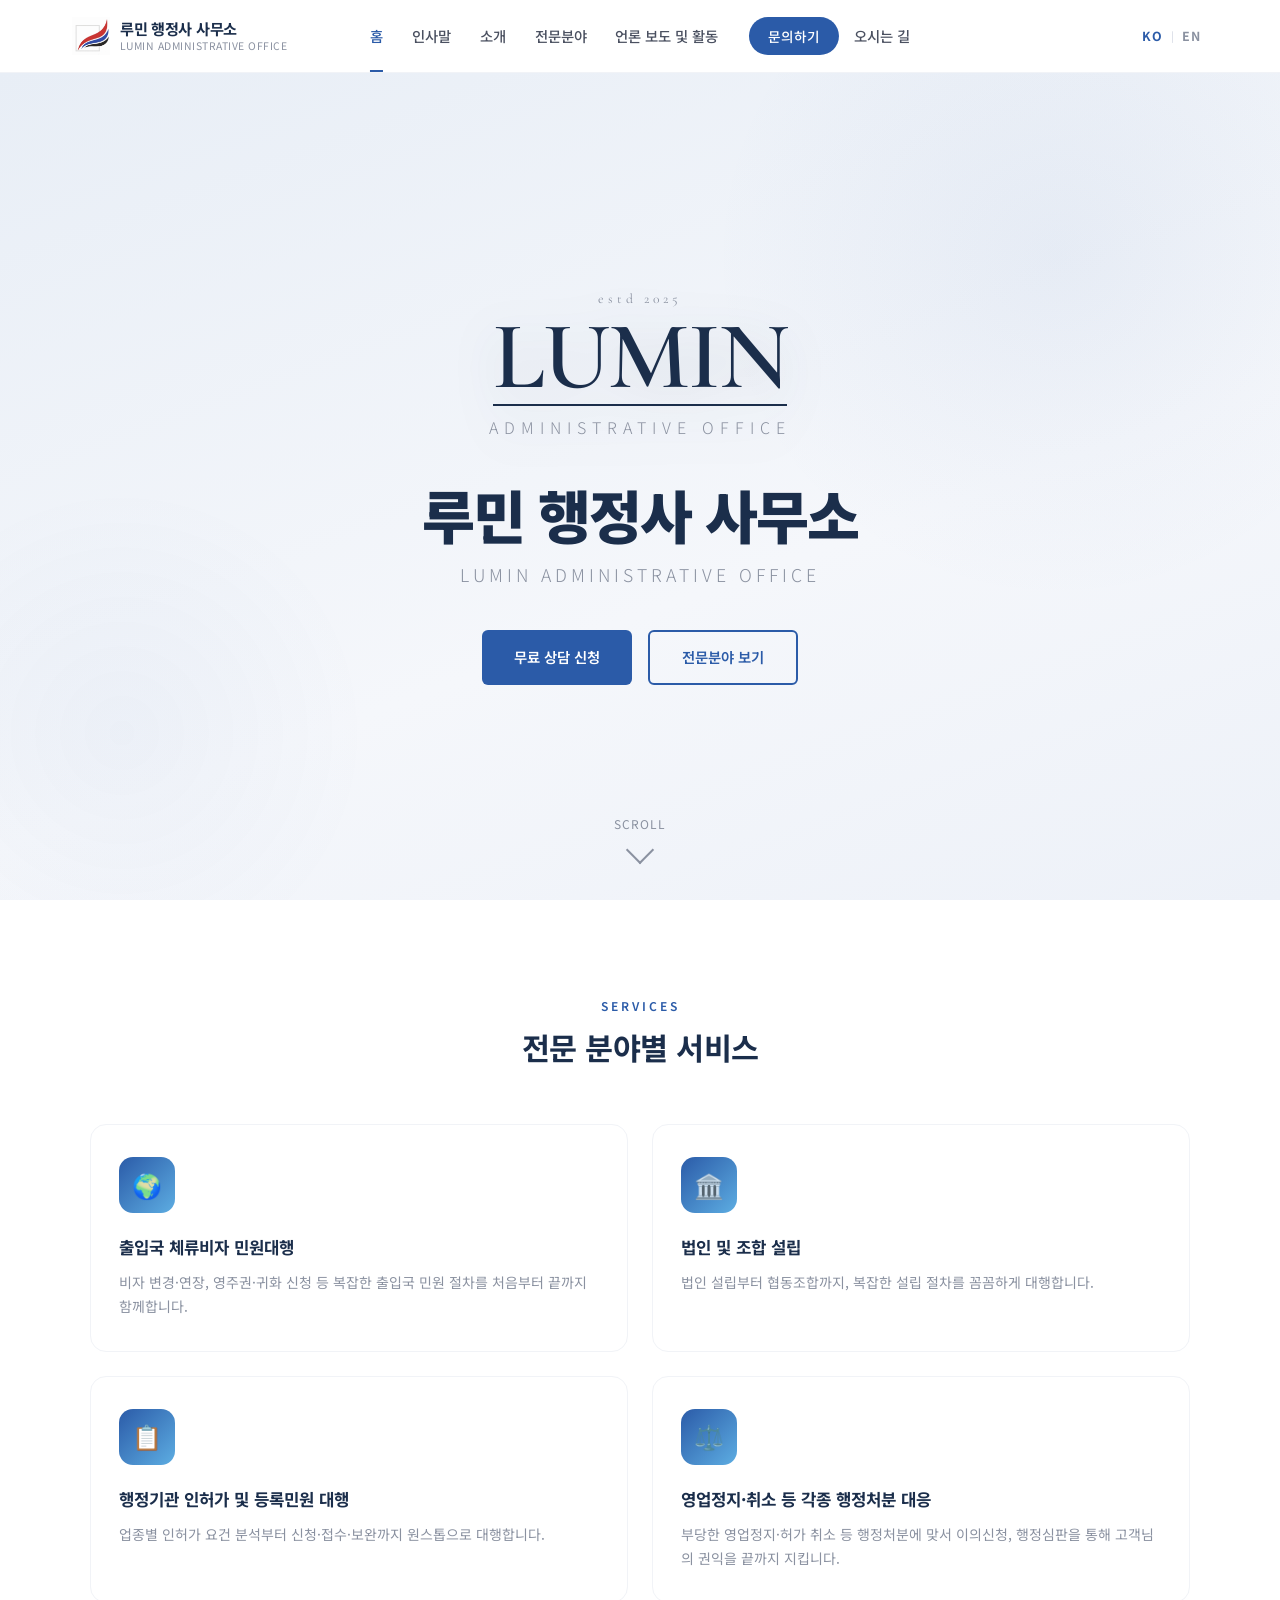
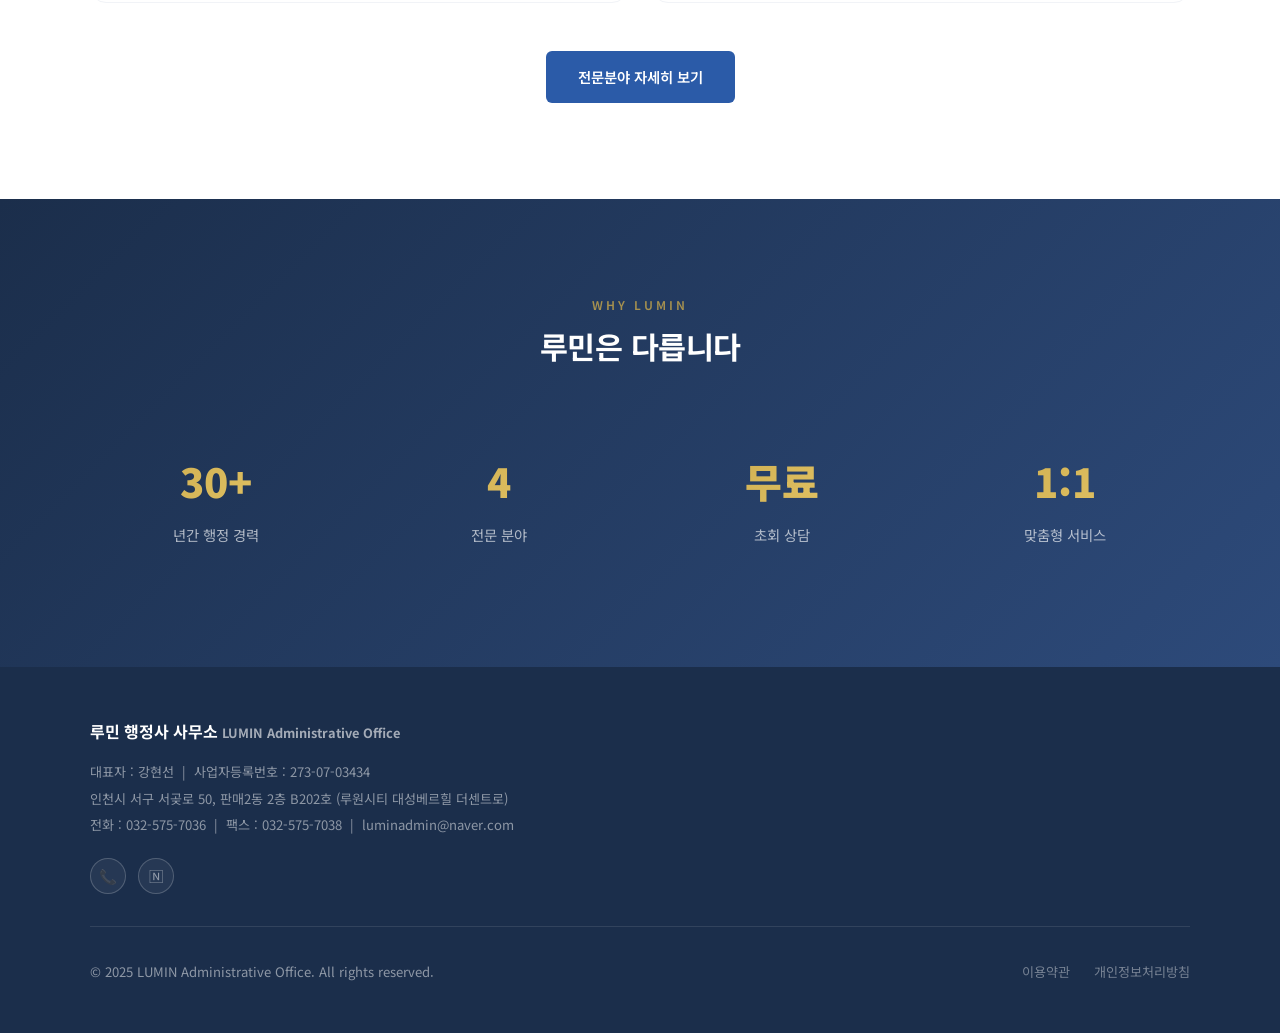
<file: index.html>
<!DOCTYPE html>
<html lang="ko">
<head>
<meta charset="UTF-8">
<meta name="viewport" content="width=device-width, initial-scale=1.0">
<title>루민 행정사 사무소 — LUMIN Administrative Office</title>
<link rel="stylesheet" href="style.css">
<style>
@import url('https://fonts.googleapis.com/css2?family=Cormorant+Garamond:wght@600&family=Noto+Sans+KR:wght@300;700;900&display=swap');

/* ── HERO ── */
.hero {
  margin-top: 72px;
  min-height: calc(100vh - 72px);
  display: flex; align-items: center; justify-content: center;
  background: linear-gradient(160deg, #e8eef6 0%, #f5f7fb 60%, #edf1f8 100%);
  position: relative; overflow: hidden;
  text-align: center; padding: 4rem 2rem;
}
.hero::before {
  content: '';
  position: absolute; top: -20%; right: -10%;
  width: 700px; height: 700px; border-radius: 50%;
  background: radial-gradient(circle, rgba(43,91,168,0.06) 0%, transparent 70%);
  pointer-events: none;
}
.hero::after {
  content: '';
  position: absolute; bottom: -10%; left: -10%;
  width: 500px; height: 500px; border-radius: 50%;
  background: radial-gradient(circle, rgba(43,91,168,0.04) 0%, transparent 70%);
  pointer-events: none;
}
.hero-inner { position: relative; z-index: 1; max-width: 700px; margin: 0 auto; }
.hero-logo {
  mix-blend-mode: multiply;
  filter: drop-shadow(0 8px 24px rgba(27,46,75,0.15));
  border-radius: 0;
  max-width: 480px; margin-bottom: 2.5rem;
  animation: floatY 4s ease-in-out infinite;
}

/* 중앙 텍스트 로고 스타일 */
.lumin-brand {
  text-align: center; margin-bottom: 2.5rem;
  font-family: 'Cormorant Garamond', serif;
  animation: floatY 4s ease-in-out infinite;
  filter: drop-shadow(0 8px 24px rgba(27,46,75,0.15));
}
.lumin-brand .estd {
  font-size: 0.85rem; letter-spacing: 4px; color: #8A91A0;
  display: block; margin-bottom: 0.25rem;
}
.lumin-brand .lumin-en {
  font-size: clamp(3.5rem, 8vw, 6rem);
  font-weight: 600; letter-spacing: -2px;
  color: #1B2E4B; line-height: 0.9;
  border-bottom: 2px solid #1B2E4B; padding-bottom: 0.25rem;
  display: inline-block;
}
.lumin-brand .lumin-en-sub {
  display: block; font-size: 1rem; letter-spacing: 6px;
  color: #8A91A0; margin-top: 0.5rem;
  font-family: 'Noto Sans KR', sans-serif; font-weight: 300;
}

.hero-title {
  font-size: clamp(2.4rem, 5vw, 3.6rem);
  font-weight: 900; color: #1B2E4B;
  letter-spacing: -2px; line-height: 1.15; margin-bottom: 0.75rem;
}
.hero-sub {
  font-size: 1.1rem; font-weight: 300;
  color: #8A91A0; letter-spacing: 4px; text-transform: uppercase;
  margin-bottom: 2.5rem;
}
.hero-btns { display: flex; gap: 1rem; justify-content: center; flex-wrap: wrap; }

/* Scroll indicator */
.scroll-down {
  position: absolute; bottom: 2.5rem; left: 50%; transform: translateX(-50%);
  display: flex; flex-direction: column; align-items: center; gap: 6px;
  color: #8A91A0; font-size: 0.75rem; letter-spacing: 1px;
  animation: fadeInDown 1s 1.5s ease both;
}
.scroll-arrow { width: 20px; height: 20px; border-right: 2px solid #8A91A0; border-bottom: 2px solid #8A91A0; transform: rotate(45deg); animation: bounce 1.5s infinite; }

/* ── SERVICES SECTION ── */
.services-section { padding: 6rem 2rem; background: var(--white); }
.services-wrap { max-width: 1100px; margin: 0 auto; }
.services-head { text-align: center; margin-bottom: 3.5rem; }
.services-grid {
  display: grid;
  grid-template-columns: repeat(2, 1fr);
  gap: 1.5rem;
}
.svc-card {
  background: var(--white);
  border: 1px solid var(--gray-100);
  border-radius: 16px;
  padding: 2rem 1.75rem;
  transition: all 0.3s ease;
  cursor: default;
}
.svc-card:hover {
  box-shadow: 0 12px 40px rgba(27,46,75,0.1);
  transform: translateY(-6px);
  border-color: rgba(43,91,168,0.15);
}
.svc-icon {
  width: 56px; height: 56px; border-radius: 14px;
  background: linear-gradient(135deg, #2B5BA8 0%, #5DADE2 100%);
  display: flex; align-items: center; justify-content: center;
  font-size: 1.5rem; margin-bottom: 1.25rem;
}
.svc-name { font-size: 1.05rem; font-weight: 700; color: #1B2E4B; margin-bottom: 0.6rem; }
.svc-desc { font-size: 0.875rem; color: #8A91A0; line-height: 1.7; }

.services-cta { text-align: center; margin-top: 3rem; }

/* ── WHY SECTION ── */
.why-section {
  padding: 6rem 2rem;
  background: linear-gradient(135deg, #1B2E4B 0%, #2d4a7a 100%);
  color: var(--white);
}
.why-wrap { max-width: 1100px; margin: 0 auto; }
.why-head { text-align: center; margin-bottom: 3.5rem; }
.why-head .section-label { color: rgba(200,168,75,0.8); }
.why-head .section-title { color: var(--white); }
.why-grid { display: grid; grid-template-columns: repeat(4, 1fr); gap: 2rem; }
.why-item { text-align: center; padding: 1.5rem 1rem; }
.why-num {
  font-size: 2.5rem; font-weight: 900;
  background: linear-gradient(135deg, #C8A84B, #e8c96a);
  -webkit-background-clip: text; -webkit-text-fill-color: transparent;
  margin-bottom: 0.5rem;
}
.why-label { font-size: 0.9rem; color: rgba(255,255,255,0.65); }

/* ── ANIMATIONS ── */
@keyframes floatY {
  0%, 100% { transform: translateY(0); }
  50% { transform: translateY(-14px); }
}
@keyframes bounce {
  0%, 100% { transform: rotate(45deg) translate(0, 0); }
  50% { transform: rotate(45deg) translate(4px, 4px); }
}
@keyframes fadeInDown {
  from { opacity: 0; transform: translate(-50%, -10px); }
  to { opacity: 1; transform: translate(-50%, 0); }
}

@media (max-width: 900px) {
  .services-grid { grid-template-columns: repeat(2, 1fr); }
  .why-grid { grid-template-columns: repeat(2, 1fr); }
}
@media (max-width: 600px) {
  .services-grid { grid-template-columns: 1fr; }
  .why-grid { grid-template-columns: repeat(2, 1fr); }
}

.lang-div { color: var(--gray-300); font-size: 0.7rem; }


.footer-icons {
  display: flex;
  gap: 0.75rem;
  margin-top: 1.25rem;
}
.footer-icon-btn {
  width: 40px;
  height: 40px;
  border-radius: 50%;
  border: 1px solid rgba(255,255,255,0.2);
  display: flex;
  align-items: center;
  justify-content: center;
  font-size: 1.1rem;
  text-decoration: none;
  transition: all 0.2s;
  background: rgba(255,255,255,0.05);
}
.footer-icon-btn:hover {
  border-color: rgba(255,255,255,0.6);
  background: rgba(255,255,255,0.15);
  transform: translateY(-2px);
}

/* ── NAV CSS ── */
.nav-wrap{display:flex;align-items:center;height:72px;padding:0 2rem;max-width:1200px;margin:0 auto;position:relative;justify-content:flex-start}
.logo-link{flex-shrink:0;z-index:2;text-decoration:none;display:flex;align-items:center;gap:10px}
.logo-img{height:38px;width:auto}
.logo-text{font-size:.95rem;font-weight:700;color:var(--navy);letter-spacing:-.3px;line-height:1.3}
.logo-sub{display:block;font-size:.65rem;font-weight:400;color:var(--gray-500);letter-spacing:.5px}

/* PC: 메뉴 중앙 고정 */
.nav-list{position:absolute;left:50%;transform:translateX(-50%);display:flex;align-items:center;list-style:none;z-index:1}
.nav-list a{white-space:nowrap;padding:0 .9rem;height:72px;line-height:72px;display:block;font-size:.9rem;font-weight:500;color:var(--gray-700);transition:color .3s;position:relative;text-decoration:none}
.nav-list a::after{content:'';position:absolute;bottom:0;left:.9rem;right:.9rem;height:2px;background:var(--blue);transform:scaleX(0);transition:transform .3s}
.nav-list a:hover,.nav-list a.active{color:var(--blue)}
.nav-list a:hover::after,.nav-list a.active::after{transform:scaleX(1)}
.nav-cta{background:var(--blue)!important;color:#fff!important;padding:0 1.2rem!important;height:38px!important;line-height:38px!important;border-radius:20px!important;font-size:.85rem!important;white-space:nowrap;display:inline-block;transition:background .3s!important}
.nav-cta::after{display:none!important}
.nav-cta:hover{background:var(--navy)!important}

/* KO/EN */
.lang-sw{display:flex;align-items:center;gap:4px;margin-left:auto;flex-shrink:0;z-index:2;width:4.5rem;justify-content:center}
.lang-btn{background:none;border:none;cursor:pointer;font-family:'Noto Sans KR',sans-serif;font-size:.78rem;font-weight:700;letter-spacing:1px;color:var(--gray-500);padding:.2rem 0;border-radius:4px;transition:color .2s;width:1.8rem;text-align:center}
.lang-btn:hover,.lang-btn.active{color:var(--blue)}
.lang-div{color:var(--gray-300);font-size:.65rem}

/* 햄버거 버튼 - PC에서 숨김 */
.mobile-btn{display:none;background:none;border:none;cursor:pointer;flex-direction:column;gap:5px;padding:6px;z-index:2;flex-shrink:0;margin-left:.5rem}
.mobile-btn span{display:block;width:24px;height:2px;background:var(--navy);border-radius:2px;transition:all .3s}

/* ── 모바일 (768px 이하) ── */
@media(max-width:768px){
  /* 햄버거 버튼 표시 */
  .mobile-btn{display:flex!important}

  /* 메뉴: 화면 전체 오버레이 */
  .nav-list{
    position:fixed!important;
    top:72px;left:0;right:0;bottom:0;
    width:100vw;height:calc(100vh - 72px);
    transform:translateX(-100%)!important;
    background:#fff;
    flex-direction:column;align-items:stretch;
    padding:0;gap:0;
    overflow-y:auto;
    transition:transform .3s ease;
    z-index:500;
  }
  .nav-list.open{transform:translateX(0)!important}

  /* 메뉴 항목: 크고 탭하기 쉽게 */
  .nav-list li{border-bottom:1px solid var(--gray-100)}
  .nav-list a{
    height:auto!important;
    line-height:1!important;
    padding:1.4rem 2rem!important;
    font-size:1.1rem!important;
    font-weight:500!important;
    white-space:normal!important;
    display:block!important;
    width:100%!important;
  }
  .nav-list a::after{display:none!important}
  .nav-list a.active{color:var(--blue);background:var(--blue-light)}

  /* 문의하기 - 다른 메뉴 항목과 동일하게 */
  .nav-cta{
    background:none!important;
    color:var(--gray-700)!important;
    padding:1.4rem 2rem!important;
    height:auto!important;
    line-height:1!important;
    border-radius:0!important;
    font-size:1.1rem!important;
    font-weight:500!important;
    text-align:left!important;
    display:block!important;
    width:100%!important;
    margin:0!important;
  }
  .nav-cta:hover{background:none!important;transform:none!important;color:var(--blue)!important;}

  /* PC nav 숨김 (absolute 포지션 해제됨) */
  .nav-list{position:fixed!important;left:0!important;transform:translateX(-100%)!important}
}

</style>
</head>
<body>

<header class="header" id="header">
<nav class="nav-wrap">
  <a href="index.html" class="logo-link">
    <img src="[data-uri]" alt="루민 행정사 사무소" class="logo-img">
    <span class="logo-text">루민 행정사 사무소<span class="logo-sub">LUMIN ADMINISTRATIVE OFFICE</span></span>
  </a>
  <ul class="nav-list" id="navList">
    <li><a href="index.html" class="active" data-i18n="nav_home">홈</a></li>
    <li><a href="greeting.html" data-i18n="nav_greeting">인사말</a></li>
    <li><a href="about.html" data-i18n="nav_about">소개</a></li>
    <li><a href="services.html" data-i18n="nav_services">전문분야</a></li>
    <li><a href="news.html" data-i18n="nav_news">언론 보도 및 활동</a></li>
    <li><a href="contact.html" class="nav-cta" data-i18n="nav_contact">문의하기</a></li>
    <li><a href="location.html" data-i18n="nav_location">오시는 길</a></li>
  </ul>
  <div class="lang-sw">
    <button class="lang-btn active" data-lang="ko" onclick="applyLang('ko')">KO</button>
    <span class="lang-div">|</span>
    <button class="lang-btn" data-lang="en" onclick="applyLang('en')">EN</button>
  </div>
  <button class="mobile-btn" id="mobileBtn" aria-label="메뉴">
    <span></span><span></span><span></span>
  </button>
</nav>
</header>

<section class="hero">
  <div class="hero-inner">
    <div class="lumin-brand">
      <span class="estd">estd 2025</span>
      <span class="lumin-en">LUMIN</span>
      <span class="lumin-en-sub">ADMINISTRATIVE OFFICE</span>
    </div>
    <h1 class="hero-title" data-i18n="hero_title">루민 행정사 사무소</h1>
    <p class="hero-sub" data-i18n="hero_sub">LUMIN ADMINISTRATIVE OFFICE</p>
    <div class="hero-btns">
      <a href="contact.html" class="btn btn-primary" data-i18n="hero_cta1">무료 상담 신청</a>
      <a href="services.html" class="btn btn-outline" data-i18n="hero_cta2">전문분야 보기</a>
    </div>
  </div>
  <div class="scroll-down">
    <span>SCROLL</span>
    <div class="scroll-arrow"></div>
  </div>
</section>

<section class="services-section">
  <div class="services-wrap">
    <div class="services-head">
      <p class="section-label">SERVICES</p>
      <h2 class="section-title" data-i18n="svc_title">전문 분야별 서비스</h2>
    </div>
    <div class="services-grid">
      <div class="svc-card">
        <div class="svc-icon">🌍</div>
        <p class="svc-name" data-i18n="svc1_name">출입국 체류비자 민원대행</p>
        <p class="svc-desc" data-i18n="svc1_desc">비자 변경·연장, 영주권·귀화 신청 등 복잡한 출입국 민원 절차를 처음부터 끝까지 함께합니다.</p>
      </div>
      <div class="svc-card">
        <div class="svc-icon">🏛️</div>
        <p class="svc-name" data-i18n="svc2_name">법인 및 조합 설립</p>
        <p class="svc-desc" data-i18n="svc2_desc">법인 설립부터 협동조합까지, 복잡한 설립 절차를 꼼꼼하게 대행합니다.</p>
      </div>
      <div class="svc-card">
        <div class="svc-icon">📋</div>
        <p class="svc-name" data-i18n="svc3_name">행정기관 인허가 및 등록민원 대행</p>
        <p class="svc-desc" data-i18n="svc3_desc">업종별 인허가 요건 분석부터 신청·접수·보완까지 원스톱으로 대행합니다.</p>
      </div>
      <div class="svc-card">
        <div class="svc-icon">⚖️</div>
        <p class="svc-name" data-i18n="svc4_name">영업정지·취소 등 각종 행정처분 대응</p>
        <p class="svc-desc" data-i18n="svc4_desc">부당한 영업정지·허가 취소 등 행정처분에 맞서 이의신청, 행정심판을 통해 고객님의 권익을 끝까지 지킵니다.</p>
      </div>
      </div>
    <div class="services-cta">
      <a href="services.html" class="btn btn-primary" data-i18n="svc_more">전문분야 자세히 보기</a>
    </div>
  </div>
</section>

<section class="why-section">
  <div class="why-wrap">
    <div class="why-head">
      <p class="section-label">WHY LUMIN</p>
      <h2 class="section-title" data-i18n="why_title">루민은 다릅니다</h2>
    </div>
    <div class="why-grid">
      <div class="why-item">
        <div class="why-num">30+</div>
        <div class="why-label" data-i18n="why1_label">년간 행정 경력</div>
      </div>
      <div class="why-item">
        <div class="why-num">4</div>
        <div class="why-label" data-i18n="why2_label">전문 분야</div>
      </div>
      <div class="why-item">
        <div class="why-num" data-i18n="why3_val">무료</div>
        <div class="why-label" data-i18n="why3_label">초회 상담</div>
      </div>
      <div class="why-item">
        <div class="why-num">1:1</div>
        <div class="why-label" data-i18n="why4_label">맞춤형 서비스</div>
      </div>
    </div>
  </div>
</section>

<footer class="footer">
  <div class="footer-wrap">
    <div>
      <div class="footer-logo">루민 행정사 사무소 <span style="font-size:0.8rem;opacity:0.6">LUMIN Administrative Office</span></div>
      <div><span data-i18n="footer_ceo">대표자</span> : 강현선 &nbsp;|&nbsp; <span data-i18n="footer_biz">사업자등록번호</span> : 273-07-03434</div>
      <div>인천시 서구 서곶로 50, 판매2동 2층 B202호 (루원시티 대성베르힐 더센트로)</div>
      <div><span data-i18n="footer_tel">전화</span> : 032-575-7036 &nbsp;|&nbsp; <span data-i18n="footer_fax">팩스</span> : 032-575-7038 &nbsp;|&nbsp; luminadmin@naver.com</div>
      <div class="footer-icons">
        <a href="tel:032-575-7036" title="전화 연결" class="footer-icon-btn">📞</a>
        <a href="https://blog.naver.com/luminadm" target="_blank" rel="noopener" title="네이버 블로그" class="footer-icon-btn">🄽</a>
      </div>
    </div>
  </div>
  <div class="footer-bottom">
    <span>© 2025 LUMIN Administrative Office. All rights reserved.</span>
    <div class="footer-links">
      <a href="#" data-i18n="footer_terms">이용약관</a>
      <a href="#" data-i18n="footer_privacy">개인정보처리방침</a>
    </div>
  </div>
</footer>

<script>

/* ── i18n 번역 데이터 ── */
const TRANS = {
    ko: {
      nav_home: '홈', nav_greeting: '인사말', nav_about: '소개',
      nav_services: '전문분야', nav_news: '언론 보도 및 활동',
      nav_contact: '문의하기', nav_location: '오시는 길',
      footer_terms: '이용약관', footer_privacy: '개인정보처리방침',
      footer_ceo: '대표자', footer_biz: '사업자등록번호',
      footer_tel: '전화', footer_fax: '팩스',
      hero_title: '루민 행정사 사무소',
      hero_sub: 'LUMIN ADMINISTRATIVE OFFICE',
      hero_cta1: '무료 상담 신청',
      hero_cta2: '전문분야 보기',
      svc_title: '전문 분야별 서비스',
      svc1_name: '출입국 체류비자 민원대행',
      svc1_desc: '비자 변경·연장, 영주권·귀화 신청 등 복잡한 출입국 민원 절차를 처음부터 끝까지 함께합니다.',
      svc2_name: '법인 및 조합 설립',
      svc2_desc: '법인 설립부터 협동조합까지, 복잡한 설립 절차를 꼼꼼하게 대행합니다.',
      svc3_name: '행정기관 인허가 및 등록민원 대행',
      svc3_desc: '업종별 인허가 요건 분석부터 신청·접수·보완까지 원스톱으로 대행합니다.',
      svc4_name: '영업정지·취소 등 각종 행정처분 대응',
      svc4_desc: '부당한 영업정지·허가 취소 등 행정처분에 맞서 이의신청, 행정심판을 통해 고객님의 권익을 끝까지 지킵니다.',
      svc_more: '전문분야 자세히 보기',
      why_title: '루민은 다릅니다',
      why1_label: '년간 행정 경력',
      why2_label: '전문 분야',
      why3_val: '무료', why3_label: '초회 상담',
      why4_label: '맞춤형 서비스',
    },
    en: {
      nav_home: 'Home', nav_greeting: 'Greeting', nav_about: 'About',
      nav_services: 'Services', nav_news: 'News & Activities',
      nav_contact: 'Contact', nav_location: 'Location',
      footer_terms: 'Terms of Use', footer_privacy: 'Privacy Policy',
      footer_ceo: 'CEO', footer_biz: 'Business Reg.',
      footer_tel: 'Tel', footer_fax: 'Fax',
      hero_title: 'LUMIN Administrative Office',
      hero_sub: 'LUMIN ADMINISTRATIVE OFFICE',
      hero_cta1: 'Free Consultation',
      hero_cta2: 'View Services',
      svc_title: 'Professional Services',
      svc1_name: 'Immigration & Residency Visa Affairs',
      svc1_desc: 'We accompany you from start to finish through complex immigration procedures — visa changes, extensions, permanent residency, and naturalization applications.',
      svc2_name: 'Corporate & Cooperative Establishment',
      svc2_desc: 'From corporate establishment to cooperatives associations, we meticulously handle every complex procedure on your behalf.',
      svc3_name: 'Government Permits, Licensing & Registration',
      svc3_desc: 'We provide one-stop agency services from licensing requirement analysis to application, submission, and supplementation.',
      svc4_name: 'Administrative Disposition Response',
      svc4_desc: 'We protect your rights against unjust administrative dispositions such as business suspensions and license revocations through objections and administrative appeals.',
      svc_more: 'View All Services',
      why_title: 'Why Choose LUMIN',
      why1_label: 'Years of Experience',
      why2_label: 'Practice Areas',
      why3_val: 'Free', why3_label: 'First Consultation',
      why4_label: 'Personalized Service',
    }
  };

/* ── 언어 전환 ── */
let currentLang = sessionStorage.getItem('lang') || 'ko';

function applyLang(lang) {
  currentLang = lang;
  sessionStorage.setItem('lang', lang);
  const t = TRANS[lang];
  document.querySelectorAll('[data-i18n]').forEach(el => {
    const key = el.getAttribute('data-i18n');
    if (t[key] !== undefined) {
      if (el.tagName === 'INPUT' || el.tagName === 'TEXTAREA') {
        el.placeholder = t[key];
      } else {
        el.textContent = t[key];
      }
    }
  });
  // 버튼 활성화 표시
  document.querySelectorAll('.lang-btn').forEach(btn => {
    btn.classList.toggle('active', btn.dataset.lang === lang);
  });
  // html lang 속성
  document.documentElement.lang = lang === 'ko' ? 'ko' : 'en';
}

document.addEventListener('DOMContentLoaded', () => {
  applyLang(currentLang);
});

</script>
<script>
const header = document.getElementById('header');
const mobileBtn = document.getElementById('mobileBtn');
const navList = document.getElementById('navList');

window.addEventListener('scroll', () => {
  header.classList.toggle('scrolled', window.scrollY > 10);
});

mobileBtn.addEventListener('click', () => {
  navList.classList.toggle('open');
});
</script>
</body>
</html>
</file>
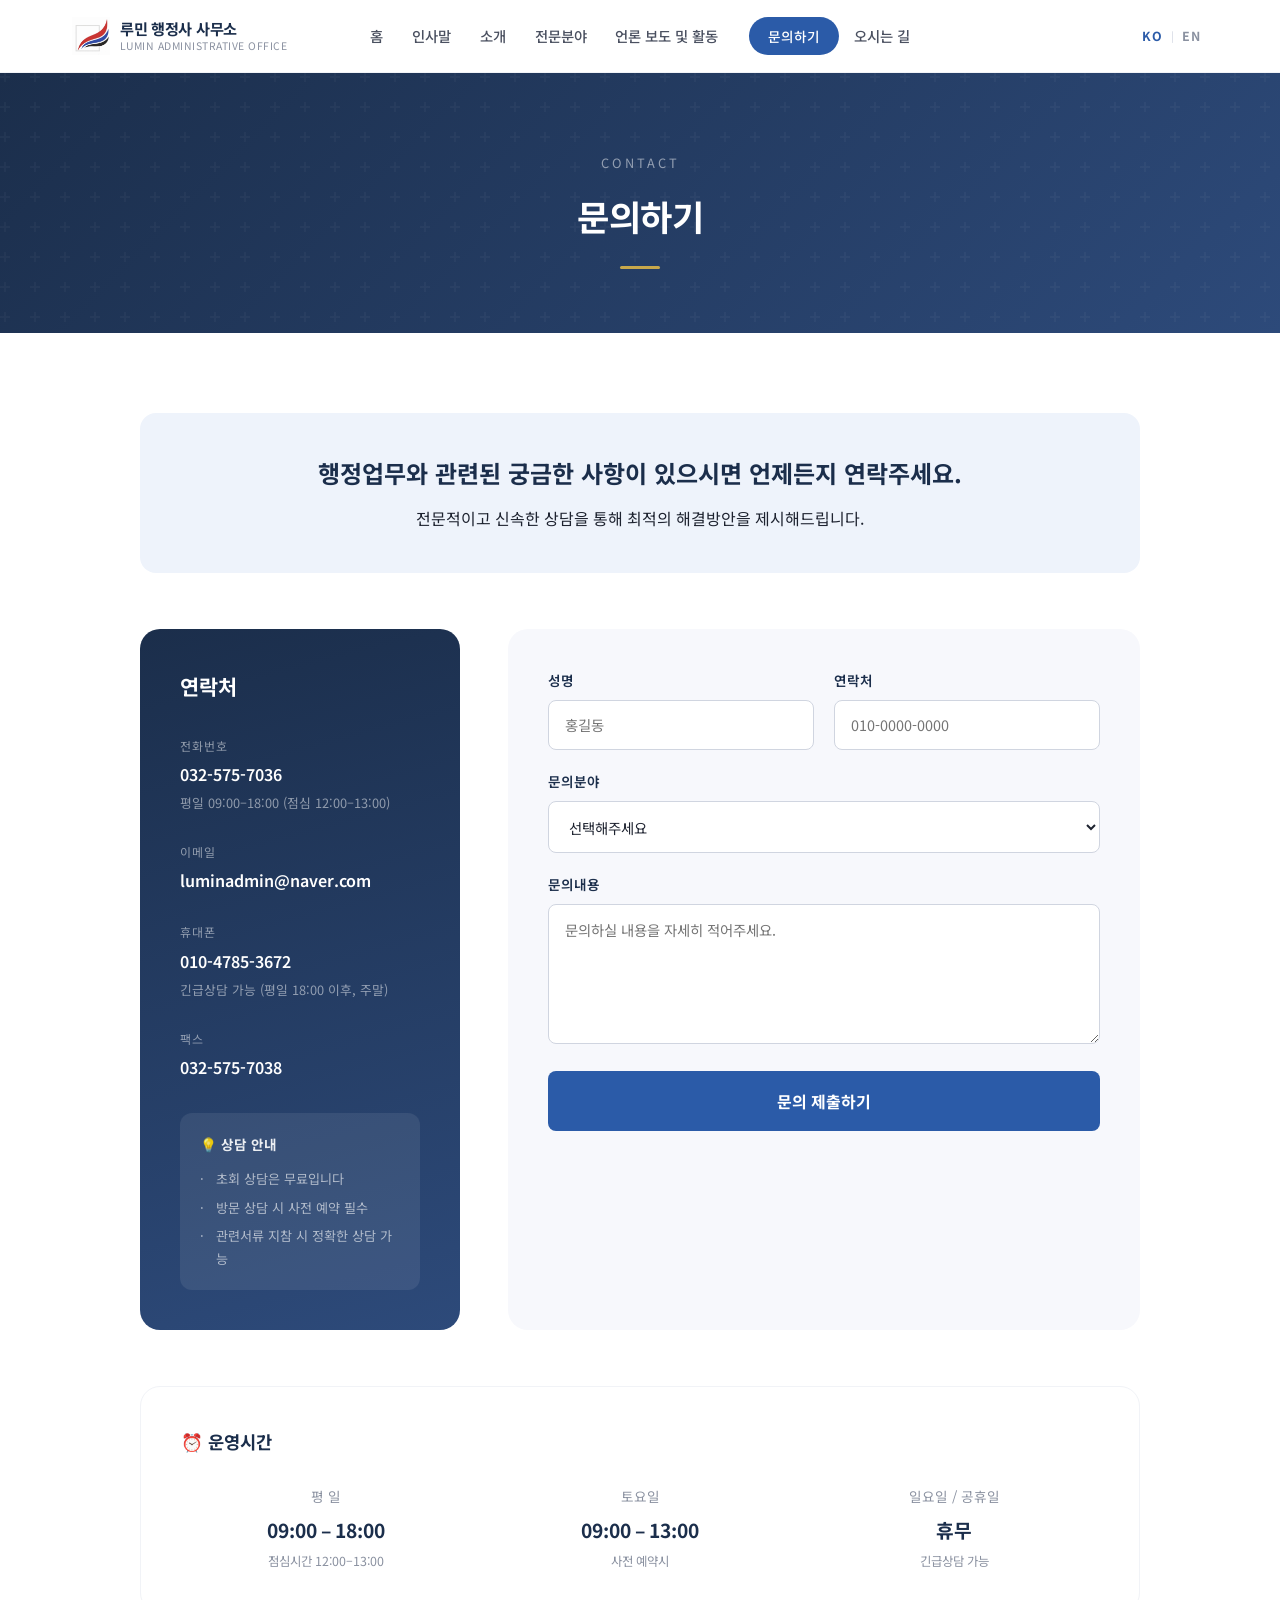
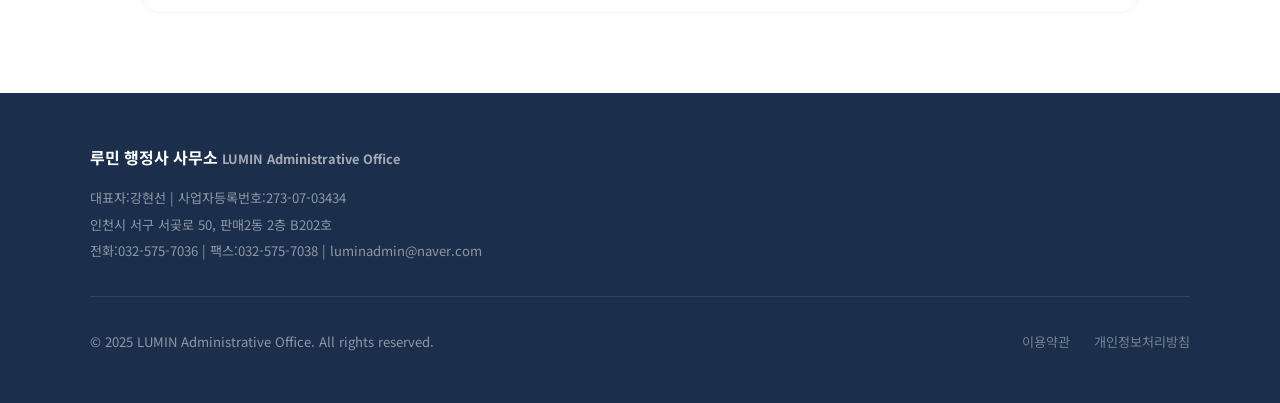
<file: contact.html>
<!DOCTYPE html><html lang="ko"><head><meta charset="UTF-8"><meta name="viewport" content="width=device-width,initial-scale=1.0">
<title>문의하기 — 루민 행정사 사무소</title><link rel="stylesheet" href="style.css">
<style>.cp{padding:5rem 2rem}.ci{max-width:1000px;margin:0 auto}
.c-intro{background:var(--blue-light);border-radius:16px;padding:2.5rem;text-align:center;margin-bottom:3.5rem}
.c-intro h2{font-size:1.5rem;font-weight:700;color:var(--navy);margin-bottom:.75rem}
.cl{display:grid;grid-template-columns:320px 1fr;gap:3rem;margin-bottom:3.5rem}
.c-info{background:linear-gradient(165deg,var(--navy),#2d4a7a);color:#fff;border-radius:20px;padding:2.5rem}
.c-info h3{font-size:1.3rem;font-weight:700;margin-bottom:2rem}
.ci-item{margin-bottom:1.75rem}
.ci-label{font-size:.75rem;letter-spacing:1px;color:rgba(255,255,255,.5);margin-bottom:.3rem}
.ci-value{font-size:1rem;font-weight:600}
.ci-note{font-size:.8rem;color:rgba(255,255,255,.5);margin-top:.25rem}
.ci-tips{margin-top:2rem;background:rgba(255,255,255,.08);border-radius:12px;padding:1.25rem}
.ci-tips h4{font-size:.85rem;font-weight:700;margin-bottom:.75rem;color:rgba(255,255,255,.9)}
.ci-tips ul{list-style:none;display:flex;flex-direction:column;gap:.4rem}
.ci-tips li{font-size:.82rem;color:rgba(255,255,255,.6);padding-left:1rem;position:relative}
.ci-tips li::before{content:'·';position:absolute;left:0}
.c-form{background:var(--off-white);border-radius:20px;padding:2.5rem}
.form-row{display:grid;grid-template-columns:1fr 1fr;gap:1.25rem}
.form-group{margin-bottom:1.25rem}
.form-group label{display:block;font-size:.85rem;font-weight:600;color:var(--navy);margin-bottom:.5rem}
.form-group .req{color:var(--blue);margin-left:2px}
.form-group input,.form-group select,.form-group textarea{width:100%;padding:.85rem 1rem;border:1.5px solid var(--gray-300);border-radius:8px;font-family:'Noto Sans KR',sans-serif;font-size:.9rem;color:var(--text);background:#fff;transition:border-color .2s,box-shadow .2s}
.form-group input:focus,.form-group select:focus,.form-group textarea:focus{outline:none;border-color:var(--blue);box-shadow:0 0 0 3px rgba(43,91,168,.1)}
.form-group textarea{min-height:140px;resize:vertical}
.sub-btn{width:100%;padding:1.1rem;background:var(--blue);color:#fff;border:none;border-radius:8px;font-family:'Noto Sans KR',sans-serif;font-size:1rem;font-weight:700;cursor:pointer;transition:all .3s}
.sub-btn:hover{background:var(--navy);transform:translateY(-2px);box-shadow:0 8px 24px rgba(27,46,75,.2)}
.hrs{background:#fff;border:1px solid var(--gray-100);border-radius:20px;padding:2.5rem}
.hrs h3{font-size:1.1rem;font-weight:700;color:var(--navy);margin-bottom:1.75rem}
.hrs-grid{display:grid;grid-template-columns:repeat(3,1fr);gap:1.5rem}
.hrs-item{text-align:center}
.hrs-day{font-size:.85rem;color:var(--gray-500);margin-bottom:.4rem}
.hrs-time{font-size:1.2rem;font-weight:700;color:var(--navy)}
.hrs-note{font-size:.78rem;color:var(--gray-500);margin-top:.25rem}
.success-msg{display:none;background:#e8f5e9;border:1px solid #81c784;border-radius:8px;padding:1rem 1.25rem;color:#2e7d32;font-size:.9rem;margin-top:1rem}
@media(max-width:900px){.cl{grid-template-columns:1fr}.form-row{grid-template-columns:1fr}}

/* ── NAV CSS ── */
.nav-wrap{display:flex;align-items:center;height:72px;padding:0 2rem;max-width:1200px;margin:0 auto;position:relative;justify-content:flex-start}
.logo-link{flex-shrink:0;z-index:2;text-decoration:none;display:flex;align-items:center;gap:10px}
.logo-img{height:38px;width:auto}
.logo-text{font-size:.95rem;font-weight:700;color:var(--navy);letter-spacing:-.3px;line-height:1.3}
.logo-sub{display:block;font-size:.65rem;font-weight:400;color:var(--gray-500);letter-spacing:.5px}

/* PC: 메뉴 중앙 고정 */
.nav-list{position:absolute;left:50%;transform:translateX(-50%);display:flex;align-items:center;list-style:none;z-index:1}
.nav-list a{white-space:nowrap;padding:0 .9rem;height:72px;line-height:72px;display:block;font-size:.9rem;font-weight:500;color:var(--gray-700);transition:color .3s;position:relative;text-decoration:none}
.nav-list a::after{content:'';position:absolute;bottom:0;left:.9rem;right:.9rem;height:2px;background:var(--blue);transform:scaleX(0);transition:transform .3s}
.nav-list a:hover,.nav-list a.active{color:var(--blue)}
.nav-list a:hover::after,.nav-list a.active::after{transform:scaleX(1)}
.nav-cta{background:var(--blue)!important;color:#fff!important;padding:0 1.2rem!important;height:38px!important;line-height:38px!important;border-radius:20px!important;font-size:.85rem!important;white-space:nowrap;display:inline-block;transition:background .3s!important}
.nav-cta::after{display:none!important}
.nav-cta:hover{background:var(--navy)!important}

/* KO/EN */
.lang-sw{display:flex;align-items:center;gap:4px;margin-left:auto;flex-shrink:0;z-index:2;width:4.5rem;justify-content:center}
.lang-btn{background:none;border:none;cursor:pointer;font-family:'Noto Sans KR',sans-serif;font-size:.78rem;font-weight:700;letter-spacing:1px;color:var(--gray-500);padding:.2rem 0;border-radius:4px;transition:color .2s;width:1.8rem;text-align:center}
.lang-btn:hover,.lang-btn.active{color:var(--blue)}
.lang-div{color:var(--gray-300);font-size:.65rem}

/* 햄버거 버튼 - PC에서 숨김 */
.mobile-btn{display:none;background:none;border:none;cursor:pointer;flex-direction:column;gap:5px;padding:6px;z-index:2;flex-shrink:0;margin-left:.5rem}
.mobile-btn span{display:block;width:24px;height:2px;background:var(--navy);border-radius:2px;transition:all .3s}

/* ── 모바일 (768px 이하) ── */
@media(max-width:768px){
  /* 햄버거 버튼 표시 */
  .mobile-btn{display:flex!important}

  /* 메뉴: 화면 전체 오버레이 */
  .nav-list{
    position:fixed!important;
    top:72px;left:0;right:0;bottom:0;
    width:100vw;height:calc(100vh - 72px);
    transform:translateX(-100%)!important;
    background:#fff;
    flex-direction:column;align-items:stretch;
    padding:0;gap:0;
    overflow-y:auto;
    transition:transform .3s ease;
    z-index:500;
  }
  .nav-list.open{transform:translateX(0)!important}

  /* 메뉴 항목: 크고 탭하기 쉽게 */
  .nav-list li{border-bottom:1px solid var(--gray-100)}
  .nav-list a{
    height:auto!important;
    line-height:1!important;
    padding:1.4rem 2rem!important;
    font-size:1.1rem!important;
    font-weight:500!important;
    white-space:normal!important;
    display:block!important;
    width:100%!important;
  }
  .nav-list a::after{display:none!important}
  .nav-list a.active{color:var(--blue);background:var(--blue-light)}

  /* 문의하기 - 다른 메뉴 항목과 동일하게 */
  .nav-cta{
    background:none!important;
    color:var(--gray-700)!important;
    padding:1.4rem 2rem!important;
    height:auto!important;
    line-height:1!important;
    border-radius:0!important;
    font-size:1.1rem!important;
    font-weight:500!important;
    text-align:left!important;
    display:block!important;
    width:100%!important;
    margin:0!important;
  }
  .nav-cta:hover{background:none!important;transform:none!important;color:var(--blue)!important;}

  /* PC nav 숨김 (absolute 포지션 해제됨) */
  .nav-list{position:fixed!important;left:0!important;transform:translateX(-100%)!important}
}

</style></head><body>
<header class="header" id="header">
<nav class="nav-wrap">
  <a href="index.html" class="logo-link">
    <img src="[data-uri]" alt="루민 행정사 사무소" class="logo-img">
    <span class="logo-text">루민 행정사 사무소<span class="logo-sub">LUMIN ADMINISTRATIVE OFFICE</span></span>
  </a>
  <ul class="nav-list" id="navList">
    <li><a href="index.html" data-ko="홈" data-en="Home">홈</a></li>
    <li><a href="greeting.html" data-ko="인사말" data-en="Greeting">인사말</a></li>
    <li><a href="about.html" data-ko="소개" data-en="About">소개</a></li>
    <li><a href="services.html" data-ko="전문분야" data-en="Services">전문분야</a></li>
    <li><a href="news.html" data-ko="언론 보도 및 활동" data-en="News & Activities">언론 보도 및 활동</a></li>
    <li><a href="contact.html" class="nav-cta active" data-ko="문의하기" data-en="Contact">문의하기</a></li>
    <li><a href="location.html" data-ko="오시는 길" data-en="Location">오시는 길</a></li>
  </ul>
  <div class="lang-sw">
    <button class="lang-btn active" data-lang="ko" onclick="setLang('ko')">KO</button>
    <span class="lang-div">|</span>
    <button class="lang-btn" data-lang="en" onclick="setLang('en')">EN</button>
  </div>
  <button class="mobile-btn" id="mobileBtn" aria-label="메뉴">
    <span></span><span></span><span></span>
  </button>
</nav>
</header>
<div class="page-hero"><p class="page-hero-label">CONTACT</p><h1 data-ko="문의하기" data-en="Contact">문의하기</h1><div class="page-hero-line"></div></div>
<section class="cp"><div class="ci">
<div class="c-intro">
  <h2 data-ko="행정업무와 관련된 궁금한 사항이 있으시면 언제든지 연락주세요." data-en="Please contact us anytime with questions about administrative affairs.">행정업무와 관련된 궁금한 사항이 있으시면 언제든지 연락주세요.</h2>
  <p data-ko="전문적이고 신속한 상담을 통해 최적의 해결방안을 제시해드립니다." data-en="We will provide the optimal solution through professional and prompt consultation.">전문적이고 신속한 상담을 통해 최적의 해결방안을 제시해드립니다.</p>
</div>
<div class="cl">
  <div class="c-info">
    <h3 data-ko="연락처" data-en="Contact">연락처</h3>
    <div class="ci-item"><div class="ci-label" data-ko="전화번호" data-en="Phone">전화번호</div><div class="ci-value">032-575-7036</div><div class="ci-note" data-ko="평일 09:00–18:00 (점심 12:00–13:00)" data-en="Weekdays 09:00–18:00 (Lunch 12:00–13:00)">평일 09:00–18:00 (점심 12:00–13:00)</div></div>
    <div class="ci-item"><div class="ci-label" data-ko="이메일" data-en="Email">이메일</div><div class="ci-value">luminadmin@naver.com</div></div>
    <div class="ci-item"><div class="ci-label" data-ko="휴대폰" data-en="Mobile">휴대폰</div><div class="ci-value">010-4785-3672</div><div class="ci-note" data-ko="긴급상담 가능 (평일 18:00 이후, 주말)" data-en="Emergency consultation available (after 18:00 weekdays, weekends)">긴급상담 가능</div></div>
    <div class="ci-item"><div class="ci-label" data-ko="팩스" data-en="Fax">팩스</div><div class="ci-value">032-575-7038</div></div>
    <div class="ci-tips">
      <h4 data-ko="💡 상담 안내" data-en="💡 Consultation Guide">💡 상담 안내</h4>
      <ul>
        <li data-ko="초회 상담은 무료입니다" data-en="First consultation is free of charge">초회 상담은 무료입니다</li>
        <li data-ko="방문 상담 시 사전 예약 필수" data-en="Appointment required for in-person visits">방문 상담 시 사전 예약 필수</li>
        <li data-ko="관련서류 지참 시 정확한 상담 가능" data-en="Bring relevant documents for accurate consultation">관련서류 지참 시 정확한 상담 가능</li>
      </ul>
    </div>
  </div>
  <form class="c-form" id="contactForm" action="https://formspree.io/f/maqvlvqq" method="POST">
    
        <input type="hidden" name="_subject" value="루민 행정사 사무소 문의">
        <input type="hidden" name="_language" value="ko">
        <input type="hidden" name="_next" value="">
        <div class="form-row">
      <div class="form-group"><label data-ko="성명" data-en="Name">성명 <span class="req">*</span></label><input type="text" required data-ko-ph="홍길동" data-en-ph="John Doe"  name="name" placeholder="홍길동"></div>
      <div class="form-group"><label data-ko="연락처" data-en="Phone">연락처 <span class="req">*</span></label><input type="tel" required  name="phone" placeholder="010-0000-0000"></div>
    </div>
    <div class="form-group">
      <label data-ko="문의분야" data-en="Inquiry Type">문의분야 <span class="req">*</span></label>
      <select required name="category">
        <option data-ko-opt="선택해주세요" data-en-opt="Please select">선택해주세요</option>
        <option data-ko-opt="출입국 체류비자 민원대행" data-en-opt="Immigration &amp; Residency Visa Affairs">출입국 체류비자 민원대행</option>
        <option data-ko-opt="법인 및 조합 설립" data-en-opt="Corporate &amp; Cooperative Establishment">법인 및 조합 설립</option>
        <option data-ko-opt="행정기관 인허가 및 등록민원 대행" data-en-opt="Government Permits, Licensing &amp; Registration">행정기관 인허가 및 등록민원 대행</option>
        <option data-ko-opt="영업정지, 취소 등 각종 행정처분 대응" data-en-opt="Administrative Disposition Response (Business Suspension, Revocation, etc.)">영업정지, 취소 등 각종 행정처분 대응</option>
        <option data-ko-opt="기타" data-en-opt="Other">기타</option>
      </select>
    </div>
    <div class="form-group"><label data-ko="문의내용" data-en="Message">문의내용 <span class="req">*</span></label><textarea required data-ko-ph="문의하실 내용을 자세히 적어주세요." data-en-ph="Please describe your inquiry in detail."  name="message" placeholder="문의하실 내용을 자세히 적어주세요."></textarea></div>
    <button type="submit" class="sub-btn" data-ko="문의 제출하기" data-en="Submit Inquiry">문의 제출하기</button>
    <div class="success-msg" id="successMsg" data-ko="✅ 문의가 접수되었습니다. 빠른 시일 내에 연락드리겠습니다." data-en="✅ Your inquiry has been received. We will contact you shortly.">✅ 문의가 접수되었습니다. 빠른 시일 내에 연락드리겠습니다.</div>
  </form>
</div>
<div class="hrs">
  <h3 data-ko="⏰ 운영시간" data-en="⏰ Business Hours">⏰ 운영시간</h3>
  <div class="hrs-grid">
    <div class="hrs-item"><div class="hrs-day" data-ko="평 일" data-en="Weekdays">평 일</div><div class="hrs-time">09:00 – 18:00</div><div class="hrs-note" data-ko="점심시간 12:00–13:00" data-en="Lunch 12:00–13:00">점심시간 12:00–13:00</div></div>
    <div class="hrs-item"><div class="hrs-day" data-ko="토요일" data-en="Saturday">토요일</div><div class="hrs-time">09:00 – 13:00</div><div class="hrs-note" data-ko="사전 예약시" data-en="By appointment">사전 예약시</div></div>
    <div class="hrs-item"><div class="hrs-day" data-ko="일요일 / 공휴일" data-en="Sun / Holidays">일요일 / 공휴일</div><div class="hrs-time" data-ko="휴무" data-en="Closed">휴무</div><div class="hrs-note" data-ko="긴급상담 가능" data-en="Emergency available">긴급상담 가능</div></div>
  </div>
</div>
</div></section>
<footer class="footer"><div class="footer-wrap"><div><div class="footer-logo">루민 행정사 사무소 <span style="font-size:.8rem;opacity:.6">LUMIN Administrative Office</span></div><div><span data-ko="대표자" data-en="CEO">대표자</span>:강현선&nbsp;|&nbsp;<span data-ko="사업자등록번호" data-en="Business Reg.">사업자등록번호</span>:273-07-03434</div><div>인천시 서구 서곶로 50, 판매2동 2층 B202호</div><div><span data-ko="전화" data-en="Tel">전화</span>:032-575-7036&nbsp;|&nbsp;<span data-ko="팩스" data-en="Fax">팩스</span>:032-575-7038&nbsp;|&nbsp;luminadmin@naver.com</div></div></div><div class="footer-bottom"><span>© 2025 LUMIN Administrative Office. All rights reserved.</span><div class="footer-links"><a href="#" data-ko="이용약관" data-en="Terms of Use">이용약관</a><a href="#" data-ko="개인정보처리방침" data-en="Privacy Policy">개인정보처리방침</a></div></div></footer>
<script>var _lang=sessionStorage.getItem('lang')||'ko';
function setLang(lang){_lang=lang;sessionStorage.setItem('lang',lang);
document.querySelectorAll('[data-ko]').forEach(function(el){el.textContent=lang==='en'?(el.getAttribute('data-en')||el.getAttribute('data-ko')):el.getAttribute('data-ko');});
document.querySelectorAll('[data-ko-ph]').forEach(function(el){el.placeholder=lang==='en'?(el.getAttribute('data-en-ph')||''):el.getAttribute('data-ko-ph');});
document.querySelectorAll('[data-ko-opt]').forEach(function(el){el.textContent=lang==='en'?(el.getAttribute('data-en-opt')||''):el.getAttribute('data-ko-opt');});
document.querySelectorAll('.lang-btn').forEach(function(btn){btn.classList.toggle('active',btn.dataset.lang===lang);});
document.documentElement.lang=lang==='ko'?'ko':'en';}
document.addEventListener('DOMContentLoaded',function(){setLang(_lang);});
document.getElementById('contactForm').addEventListener('submit', async function(e) {
  e.preventDefault();
  const form = e.target;
  const btn = form.querySelector('.sub-btn');
  const msg = document.getElementById('successMsg');
  const errMsg = document.getElementById('errorMsg');

  // 버튼 로딩 상태
  const origText = btn.textContent;
  btn.textContent = _lang === 'en' ? 'Sending...' : '전송 중...';
  btn.disabled = true;

  try {
    const res = await fetch('https://formspree.io/f/maqvlvqq', {
      method: 'POST',
      body: new FormData(form),
      headers: { 'Accept': 'application/json' }
    });

    if (res.ok) {
      msg.style.display = 'block';
      if(errMsg) errMsg.style.display = 'none';
      form.reset();
      setTimeout(() => { msg.style.display = 'none'; }, 6000);
    } else {
      if(errMsg) errMsg.style.display = 'block';
    }
  } catch(err) {
    if(errMsg) errMsg.style.display = 'block';
  }

  btn.textContent = origText;
  btn.disabled = false;
});

const _hdr=document.getElementById('header');const _mb=document.getElementById('mobileBtn');
if(_mb)_mb.addEventListener('click',function(){document.getElementById('navList').classList.toggle('open');});
window.addEventListener('scroll',function(){_hdr.classList.toggle('scrolled',window.scrollY>10);});</script>
</body></html>
</file>
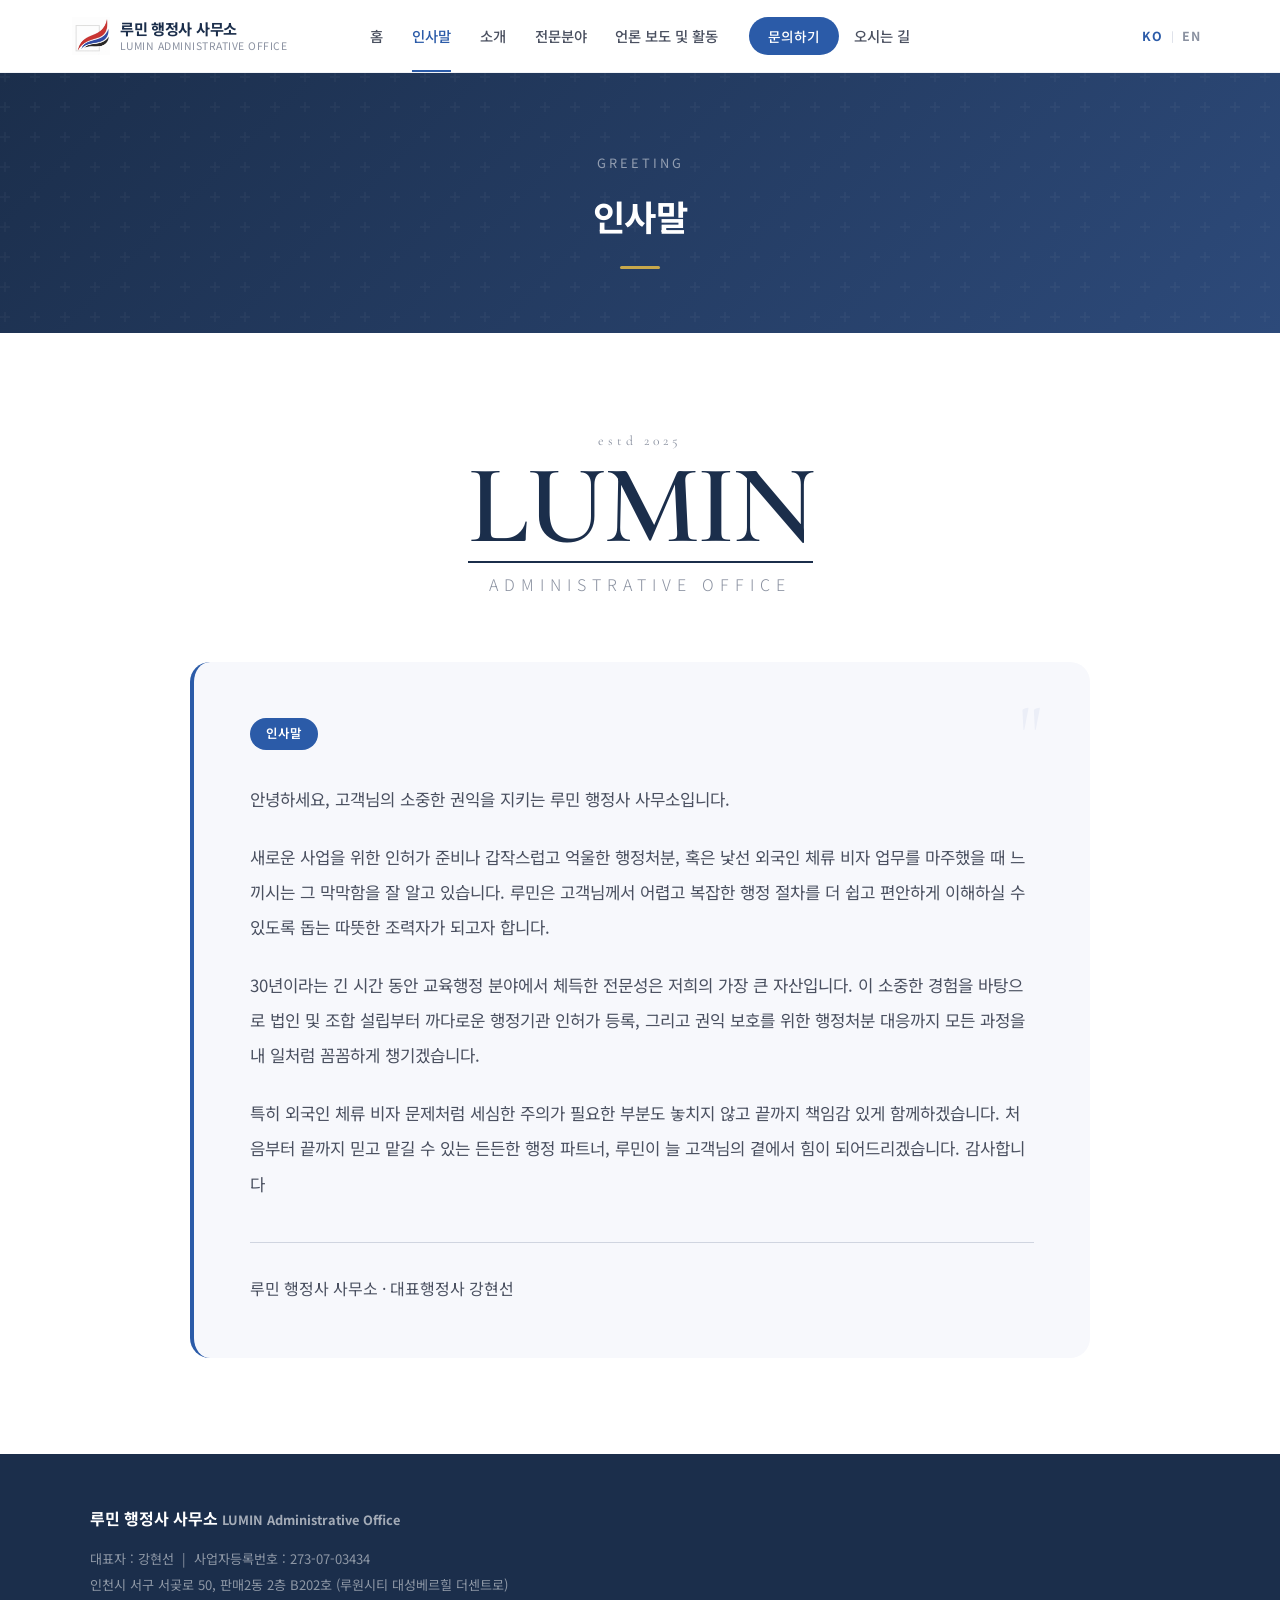
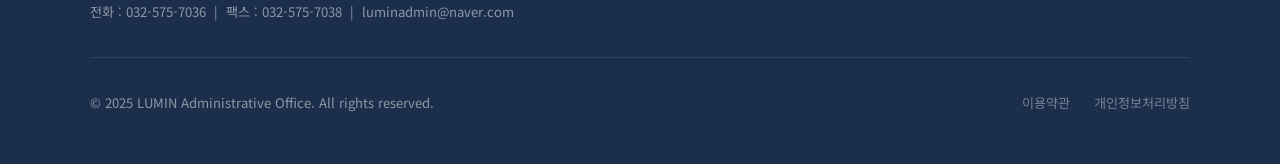
<file: greeting.html>
<!DOCTYPE html>
<html lang="ko">
<head>
<meta charset="UTF-8">
<meta name="viewport" content="width=device-width, initial-scale=1.0">
<title>인사말 — 루민 행정사 사무소</title>
<link rel="stylesheet" href="style.css">
<style>
.greeting-section { padding: 6rem 2rem; }
.greeting-inner { max-width: 900px; margin: 0 auto; }
.lumin-brand {
  text-align: center; margin-bottom: 4rem;
  font-family: 'Cormorant Garamond', serif;
}
.lumin-brand .estd {
  font-size: 0.85rem; letter-spacing: 4px; color: var(--gray-500);
  display: block; margin-bottom: 0.25rem;
}
.lumin-brand .lumin-en {
  font-size: clamp(4rem, 10vw, 7rem);
  font-weight: 600; letter-spacing: -2px;
  color: var(--navy); line-height: 0.9;
  border-bottom: 2px solid var(--navy); padding-bottom: 0.25rem;
  display: inline-block;
}
.lumin-brand .lumin-en-sub {
  display: block; font-size: 1rem; letter-spacing: 6px;
  color: var(--gray-500); margin-top: 0.5rem;
  font-family: 'Noto Sans KR', sans-serif; font-weight: 300;
}

.greeting-card {
  background: var(--off-white);
  border-radius: 20px;
  padding: 3.5rem;
  border-left: 4px solid var(--blue);
  position: relative;
}
.greeting-tag {
  display: inline-block;
  background: var(--blue); color: var(--white);
  font-size: 0.78rem; font-weight: 600; letter-spacing: 1px;
  padding: 0.35rem 1rem; border-radius: 20px;
  margin-bottom: 2rem;
}
.greeting-text p {
  font-size: 1.05rem; line-height: 2.1;
  color: var(--gray-700); margin-bottom: 1.4rem;
}
.greeting-text p:last-child { margin-bottom: 0; }
.greeting-sign {
  margin-top: 2.5rem; padding-top: 2rem;
  border-top: 1px solid var(--gray-300);
  font-size: 1rem; color: var(--gray-700);
}
.greeting-sign strong {
  color: var(--navy); font-size: 1.2rem;
}
.quote-mark {
  font-size: 5rem; color: rgba(43,91,168,0.06);
  font-family: 'Cormorant Garamond', serif;
  line-height: 1; position: absolute;
  top: 2rem; right: 3rem;
}

.lang-div { color: var(--gray-300); font-size: 0.7rem; }

.page-hero { margin-top: 72px; }

/* ── NAV CSS ── */
.nav-wrap{display:flex;align-items:center;height:72px;padding:0 2rem;max-width:1200px;margin:0 auto;position:relative;justify-content:flex-start}
.logo-link{flex-shrink:0;z-index:2;text-decoration:none;display:flex;align-items:center;gap:10px}
.logo-img{height:38px;width:auto}
.logo-text{font-size:.95rem;font-weight:700;color:var(--navy);letter-spacing:-.3px;line-height:1.3}
.logo-sub{display:block;font-size:.65rem;font-weight:400;color:var(--gray-500);letter-spacing:.5px}

/* PC: 메뉴 중앙 고정 */
.nav-list{position:absolute;left:50%;transform:translateX(-50%);display:flex;align-items:center;list-style:none;z-index:1}
.nav-list a{white-space:nowrap;padding:0 .9rem;height:72px;line-height:72px;display:block;font-size:.9rem;font-weight:500;color:var(--gray-700);transition:color .3s;position:relative;text-decoration:none}
.nav-list a::after{content:'';position:absolute;bottom:0;left:.9rem;right:.9rem;height:2px;background:var(--blue);transform:scaleX(0);transition:transform .3s}
.nav-list a:hover,.nav-list a.active{color:var(--blue)}
.nav-list a:hover::after,.nav-list a.active::after{transform:scaleX(1)}
.nav-cta{background:var(--blue)!important;color:#fff!important;padding:0 1.2rem!important;height:38px!important;line-height:38px!important;border-radius:20px!important;font-size:.85rem!important;white-space:nowrap;display:inline-block;transition:background .3s!important}
.nav-cta::after{display:none!important}
.nav-cta:hover{background:var(--navy)!important}

/* KO/EN */
.lang-sw{display:flex;align-items:center;gap:4px;margin-left:auto;flex-shrink:0;z-index:2;width:4.5rem;justify-content:center}
.lang-btn{background:none;border:none;cursor:pointer;font-family:'Noto Sans KR',sans-serif;font-size:.78rem;font-weight:700;letter-spacing:1px;color:var(--gray-500);padding:.2rem 0;border-radius:4px;transition:color .2s;width:1.8rem;text-align:center}
.lang-btn:hover,.lang-btn.active{color:var(--blue)}
.lang-div{color:var(--gray-300);font-size:.65rem}

/* 햄버거 버튼 - PC에서 숨김 */
.mobile-btn{display:none;background:none;border:none;cursor:pointer;flex-direction:column;gap:5px;padding:6px;z-index:2;flex-shrink:0;margin-left:.5rem}
.mobile-btn span{display:block;width:24px;height:2px;background:var(--navy);border-radius:2px;transition:all .3s}

/* ── 모바일 (768px 이하) ── */
@media(max-width:768px){
  /* 햄버거 버튼 표시 */
  .mobile-btn{display:flex!important}

  /* 메뉴: 화면 전체 오버레이 */
  .nav-list{
    position:fixed!important;
    top:72px;left:0;right:0;bottom:0;
    width:100vw;height:calc(100vh - 72px);
    transform:translateX(-100%)!important;
    background:#fff;
    flex-direction:column;align-items:stretch;
    padding:0;gap:0;
    overflow-y:auto;
    transition:transform .3s ease;
    z-index:500;
  }
  .nav-list.open{transform:translateX(0)!important}

  /* 메뉴 항목: 크고 탭하기 쉽게 */
  .nav-list li{border-bottom:1px solid var(--gray-100)}
  .nav-list a{
    height:auto!important;
    line-height:1!important;
    padding:1.4rem 2rem!important;
    font-size:1.1rem!important;
    font-weight:500!important;
    white-space:normal!important;
    display:block!important;
    width:100%!important;
  }
  .nav-list a::after{display:none!important}
  .nav-list a.active{color:var(--blue);background:var(--blue-light)}

  /* 문의하기 - 다른 메뉴 항목과 동일하게 */
  .nav-cta{
    background:none!important;
    color:var(--gray-700)!important;
    padding:1.4rem 2rem!important;
    height:auto!important;
    line-height:1!important;
    border-radius:0!important;
    font-size:1.1rem!important;
    font-weight:500!important;
    text-align:left!important;
    display:block!important;
    width:100%!important;
    margin:0!important;
  }
  .nav-cta:hover{background:none!important;transform:none!important;color:var(--blue)!important;}

  /* PC nav 숨김 (absolute 포지션 해제됨) */
  .nav-list{position:fixed!important;left:0!important;transform:translateX(-100%)!important}
}

</style>
</head>
<body>

<header class="header" id="header">
<nav class="nav-wrap">
  <a href="index.html" class="logo-link">
    <img src="[data-uri]" alt="루민 행정사 사무소" class="logo-img">
    <span class="logo-text">루민 행정사 사무소<span class="logo-sub">LUMIN ADMINISTRATIVE OFFICE</span></span>
  </a>
  <ul class="nav-list" id="navList">
    <li><a href="index.html" data-i18n="nav_home">홈</a></li>
    <li><a href="greeting.html" class="active" data-i18n="nav_greeting">인사말</a></li>
    <li><a href="about.html" data-i18n="nav_about">소개</a></li>
    <li><a href="services.html" data-i18n="nav_services">전문분야</a></li>
    <li><a href="news.html" data-i18n="nav_news">언론 보도 및 활동</a></li>
    <li><a href="contact.html" class="nav-cta" data-i18n="nav_contact">문의하기</a></li>
    <li><a href="location.html" data-i18n="nav_location">오시는 길</a></li>
  </ul>
  <div class="lang-sw">
    <button class="lang-btn active" data-lang="ko" onclick="applyLang('ko')">KO</button>
    <span class="lang-div">|</span>
    <button class="lang-btn" data-lang="en" onclick="applyLang('en')">EN</button>
  </div>
  <button class="mobile-btn" id="mobileBtn" aria-label="메뉴">
    <span></span><span></span><span></span>
  </button>
</nav>
</header>

<div class="page-hero">
  <p class="page-hero-label" data-i18n="greet_label">GREETING</p>
  <h1 data-i18n="greet_title">인사말</h1>
  <div class="page-hero-line"></div>
</div>

<section class="greeting-section">
  <div class="greeting-inner">
    <div class="lumin-brand">
      <span class="estd">estd 2025</span>
      <span class="lumin-en">LUMIN</span>
      <span class="lumin-en-sub">ADMINISTRATIVE OFFICE</span>
    </div>

    <div class="greeting-card">
      <div class="quote-mark">"</div>
      <span class="greeting-tag" data-i18n="greet_tag">인사말</span>
      <div class="greeting-text">
        <p data-i18n="g_p1" data-ko="안녕하세요, 고객님의 소중한 권익을 지키는 루민 행정사 사무소입니다." data-en="Hello, this is LUMIN Administrative Office, dedicated to protecting your valuable rights.">안녕하세요, 고객님의 소중한 권익을 지키는 루민 행정사 사무소입니다.</p>
        <p data-i18n="g_p2" data-ko="새로운 사업을 위한 인허가 준비나 갑작스럽고 억울한 행정처분, 혹은 낯선 외국인 체류 비자 업무를 마주했을 때 느끼시는 그 막막함을 잘 알고 있습니다. 루민은 고객님께서 어렵고 복잡한 행정 절차를 더 쉽고 편안하게 이해하실 수 있도록 돕는 따뜻한 조력자가 되고자 합니다." data-en="We understand the sense of helplessness you may feel when facing permit preparations for a new business, an unexpected and unjust administrative disposition, or unfamiliar foreign residency visa matters. LUMIN strives to be a warm and supportive partner, helping you navigate complex administrative procedures with greater ease and confidence.">새로운 사업을 위한 인허가 준비나 갑작스럽고 억울한 행정처분, 혹은 낯선 외국인 체류 비자 업무를 마주했을 때 느끼시는 그 막막함을 잘 알고 있습니다. 루민은 고객님께서 어렵고 복잡한 행정 절차를 더 쉽고 편안하게 이해하실 수 있도록 돕는 따뜻한 조력자가 되고자 합니다.</p>
        <p data-i18n="g_p3" data-ko="30년이라는 긴 시간 동안 교육행정 분야에서 체득한 전문성은 저희의 가장 큰 자산입니다. 이 소중한 경험을 바탕으로 법인 및 조합 설립부터 까다로운 행정기관 인허가 등록, 그리고 권익 보호를 위한 행정처분 대응까지 모든 과정을 내 일처럼 꼼꼼하게 챙기겠습니다." data-en="The expertise accumulated over 30 years in educational administration is our greatest asset. Drawing on this invaluable experience, we will handle every step with meticulous care — as if it were our own matter — from corporate and cooperative establishment to complex government licensing and registration, and administrative disposition response to protect your rights.">30년이라는 긴 시간 동안 교육행정 분야에서 체득한 전문성은 저희의 가장 큰 자산입니다. 이 소중한 경험을 바탕으로 법인 및 조합 설립부터 까다로운 행정기관 인허가 등록, 그리고 권익 보호를 위한 행정처분 대응까지 모든 과정을 내 일처럼 꼼꼼하게 챙기겠습니다.</p>
        <p data-i18n="g_p4" data-ko="특히 외국인 체류 비자 문제처럼 세심한 주의가 필요한 부분도 놓치지 않고 끝까지 책임감 있게 함께하겠습니다. 처음부터 끝까지 믿고 맡길 수 있는 든든한 행정 파트너, 루민이 늘 고객님의 곁에서 힘이 되어드리겠습니다. 감사합니다" data-en="We will also handle matters requiring special care — such as foreign residency visa issues — responsibly and attentively from start to finish. LUMIN is the reliable administrative partner you can trust completely — always by your side, ready to support you every step of the way. Thank you.">특히 외국인 체류 비자 문제처럼 세심한 주의가 필요한 부분도 놓치지 않고 끝까지 책임감 있게 함께하겠습니다. 처음부터 끝까지 믿고 맡길 수 있는 든든한 행정 파트너, 루민이 늘 고객님의 곁에서 힘이 되어드리겠습니다. 감사합니다</p>
      </div>
      <div class="greeting-sign" data-i18n="g_sign" data-ko="루민 행정사 사무소 · 대표행정사 강현선" data-en="LUMIN Administrative Office · Chief Administrative Attorney Hyeon-seon Kang">루민 행정사 사무소 · 대표행정사 강현선</div>
    </div>
  </div>
</section>

<footer class="footer">
  <div class="footer-wrap">
    <div>
      <div class="footer-logo">루민 행정사 사무소 <span style="font-size:0.8rem;opacity:0.6">LUMIN Administrative Office</span></div>
      <div><span data-i18n="footer_ceo">대표자</span> : 강현선 &nbsp;|&nbsp; <span data-i18n="footer_biz">사업자등록번호</span> : 273-07-03434</div>
      <div>인천시 서구 서곶로 50, 판매2동 2층 B202호 (루원시티 대성베르힐 더센트로)</div>
      <div><span data-i18n="footer_tel">전화</span> : 032-575-7036 &nbsp;|&nbsp; <span data-i18n="footer_fax">팩스</span> : 032-575-7038 &nbsp;|&nbsp; luminadmin@naver.com</div>
    </div>
  </div>
  <div class="footer-bottom">
    <span>© 2025 LUMIN Administrative Office. All rights reserved.</span>
    <div class="footer-links">
      <a href="#" data-i18n="footer_terms">이용약관</a>
      <a href="#" data-i18n="footer_privacy">개인정보처리방침</a>
    </div>
  </div>
</footer>

<script>

/* ── i18n 번역 데이터 ── */
const TRANS = {
  ko: {
    // nav
    nav_home: '홈', nav_greeting: '인사말', nav_about: '소개',
    nav_services: '전문분야', nav_news: '언론 보도 및 활동',
    nav_contact: '문의하기', nav_location: '오시는 길',
    // footer
    footer_ceo: '대표자', footer_biz: '사업자등록번호',
    footer_tel: '전화', footer_fax: '팩스',
    footer_terms: '이용약관', footer_privacy: '개인정보처리방침',
    footer_copy: '© 2025 LUMIN Administrative Office. All rights reserved.',
    // home hero
    hero_sub: 'LUMIN ADMINISTRATIVE OFFICE',
    hero_cta1: '무료 상담 신청', hero_cta2: '전문분야 보기',
    hero_scroll: 'SCROLL',
    // home services
    svc_label: 'SERVICES', svc_title: '전문 분야별 서비스',
    svc1_name: '비영리법인 설립', svc1_desc: '공익활동을 위한 비영리법인, 까다로운 설립 절차를 전문적으로 지원합니다.',
    svc2_name: '행정심판', svc2_desc: '억울한 행정처분, 경험과 전문성을 바탕으로 권익 회복을 돕습니다.',
    svc3_name: '외국인 업무', svc3_desc: '체류자격 변경·연장, 영주권 신청 등 모든 출입국 업무를 처리합니다.',
    svc4_name: '각종 인·허가', svc4_desc: '사업 인허가 절차, 꼼꼼한 대행으로 성공 가능성을 높여드립니다.',
    svc5_name: '학교폭력 이의신청·구제', svc5_desc: '학교폭력 사건, 학생과 학부모의 권익을 지켜드립니다.',
    svc6_name: '법무 상담', svc6_desc: '행정업무와 관련된 법적 문제에 대한 전문적인 상담과 해결방안을 제시해드립니다.',
    svc_more: '전문분야 자세히 보기',
    // home why
    why_label: 'WHY LUMIN', why_title: '루민이 다릅니다',
    why1_val: '30+', why1_label: '년간 행정 경력',
    why2_val: '6개', why2_label: '전문 분야',
    why3_val: '무료', why3_label: '초회 상담',
    why4_val: '1:1', why4_label: '맞춤형 서비스',
      // greeting 페이지
      greet_label: 'GREETING',
      greet_title: '인사말',
      greet_tag: '인사말',
      g_p1: '안녕하세요, 고객님의 소중한 권익을 지키는 루민 행정사 사무소입니다.',
      g_p2: '새로운 사업을 위한 인허가 준비나 갑작스럽고 억울한 행정처분, 혹은 낯선 외국인 체류 비자 업무를 마주했을 때 느끼시는 그 막막함을 잘 알고 있습니다. 루민은 고객님께서 어렵고 복잡한 행정 절차를 더 쉽고 편안하게 이해하실 수 있도록 돕는 따뜻한 조력자가 되고자 합니다.',
      g_p3: '30년이라는 긴 시간 동안 교육행정 분야에서 체득한 전문성은 저희의 가장 큰 자산입니다. 이 소중한 경험을 바탕으로 법인 및 조합 설립부터 까다로운 행정기관 인허가 등록, 그리고 권익 보호를 위한 행정처분 대응까지 모든 과정을 내 일처럼 꼼꼼하게 챙기겠습니다.',
      g_p4: '특히 외국인 체류 비자 문제처럼 세심한 주의가 필요한 부분도 놓치지 않고 끝까지 책임감 있게 함께하겠습니다. 처음부터 끝까지 믿고 맡길 수 있는 든든한 행정 파트너, 루민이 늘 고객님의 곁에서 힘이 되어드리겠습니다. 감사합니다',
      g_sign: '루민 행정사 사무소 · 대표행정사 강현선',
      footer_biz: '사업자등록번호',
      footer_fax: '팩스',
      footer_privacy: '개인정보처리방침',
      },
  en: {
    // nav
    nav_home: 'Home', nav_greeting: 'Greeting', nav_about: 'About',
    nav_services: 'Services', nav_news: 'News & Activities',
    nav_contact: 'Contact', nav_location: 'Location',
    // footer
    footer_ceo: 'CEO', footer_biz: 'Business Reg.',
    footer_tel: 'Tel', footer_fax: 'Fax',
    footer_terms: 'Terms of Use', footer_privacy: 'Privacy Policy',
    footer_copy: '© 2025 LUMIN Administrative Office. All rights reserved.',
    // home hero
    hero_sub: 'LUMIN ADMINISTRATIVE OFFICE',
    hero_cta1: 'Free Consultation', hero_cta2: 'View Services',
    hero_scroll: 'SCROLL',
    // home services
    svc_label: 'SERVICES', svc_title: 'Professional Services',
    svc1_name: 'Non-Profit Corporation Setup', svc1_desc: 'Expert support for the complex process of establishing a non-profit corporation for public benefit.',
    svc2_name: 'Administrative Appeals', svc2_desc: 'We help restore your rights based on experience and expertise against unfair administrative dispositions.',
    svc3_name: 'Foreign Nationals\' Affairs', svc3_desc: 'We handle all immigration matters including residence status changes, extensions, and permanent residency applications.',
    svc4_name: 'Permits & Licenses', svc4_desc: 'We increase your chances of success through thorough representation in business permit and licensing procedures.',
    svc5_name: 'School Violence Relief', svc5_desc: 'We protect the rights of students and parents in school violence cases.',
    svc6_name: 'Legal Consultation', svc6_desc: 'Professional consultation and solutions for legal issues related to administrative affairs.',
    svc_more: 'View All Services',
    // home why
    why_label: 'WHY LUMIN', why_title: 'Why Choose LUMIN',
    why1_val: '30+', why1_label: 'Years of Experience',
    why2_val: '6', why2_label: 'Practice Areas',
    why3_val: 'Free', why3_label: 'First Consultation',
    why4_val: '1:1', why4_label: 'Personalized Service',
      // greeting 페이지
      greet_label: 'GREETING',
      greet_title: 'Greeting',
      greet_tag: 'Greeting',
      g_p1: 'Hello, this is LUMIN Administrative Office, dedicated to protecting your valuable rights.',
      g_p2: 'We understand the sense of helplessness you may feel when facing permit preparations for a new business, an unexpected and unjust administrative disposition, or unfamiliar foreign residency visa matters. LUMIN strives to be a warm and supportive partner, helping you navigate complex administrative procedures with greater ease and confidence.',
      g_p3: "Drawing on that expertise, I strive to listen to each client's concerns and offer the most reasonable and prompt solutions.",
      g_p4: 'We will also handle matters requiring special care — such as foreign residency visa issues — responsibly and attentively from start to finish. LUMIN is the reliable administrative partner you can trust completely — always by your side, ready to support you every step of the way. Thank you.',
      g_sign: 'LUMIN Administrative Office · Chief Administrative Attorney Hyeon-seon Kang',
  }
};

/* ── 언어 전환 ── */
let currentLang = sessionStorage.getItem('lang') || 'ko';

function applyLang(lang) {
  currentLang = lang;
  sessionStorage.setItem('lang', lang);
  const t = TRANS[lang];
  document.querySelectorAll('[data-i18n]').forEach(el => {
    const key = el.getAttribute('data-i18n');
    if (t[key] !== undefined) {
      if (el.tagName === 'INPUT' || el.tagName === 'TEXTAREA') {
        el.placeholder = t[key];
      } else {
        el.textContent = t[key];
      }
    }
  });
  // 버튼 활성화 표시
  document.querySelectorAll('.lang-btn').forEach(btn => {
    btn.classList.toggle('active', btn.dataset.lang === lang);
  });
  // html lang 속성
  document.documentElement.lang = lang === 'ko' ? 'ko' : 'en';
}

document.addEventListener('DOMContentLoaded', () => {
  applyLang(currentLang);
});



</script>
<script>
const header = document.getElementById('header');
document.getElementById('mobileBtn').addEventListener('click', () => {
  document.getElementById('navList').classList.toggle('open');
});
window.addEventListener('scroll', () => header.classList.toggle('scrolled', scrollY > 10));
</script>
</body>
</html>
</file>
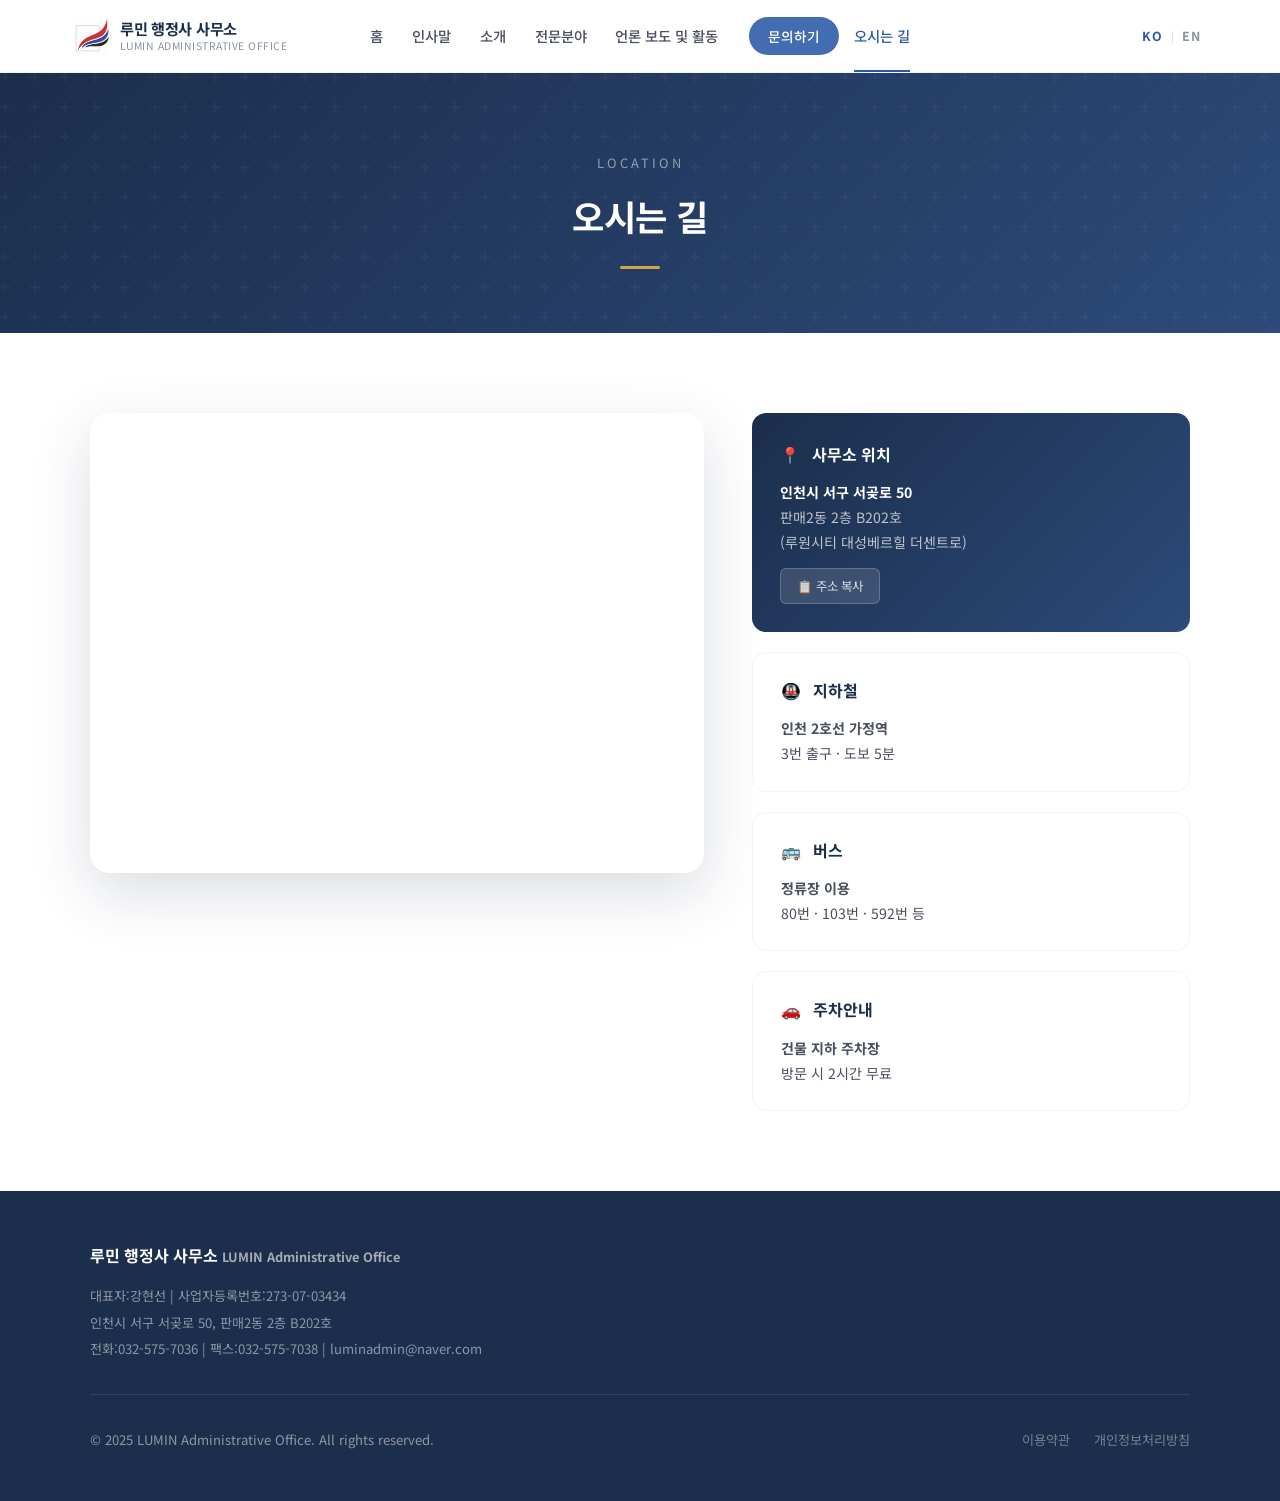
<file: location.html>
<!DOCTYPE html><html lang="ko"><head><meta charset="UTF-8"><meta name="viewport" content="width=device-width,initial-scale=1.0">
<title>오시는 길 — 루민 행정사 사무소</title><link rel="stylesheet" href="style.css">
<style>.lp{padding:5rem 2rem}.li{max-width:1100px;margin:0 auto}
.lg{display:grid;grid-template-columns:1.4fr 1fr;gap:3rem;align-items:start}
.mc{border-radius:20px;overflow:hidden;box-shadow:var(--shadow-lg);height:460px}
.mc iframe{width:100%;height:100%;border:none;display:block}
.lc{display:flex;flex-direction:column;gap:1.25rem}
.ic{background:#fff;border-radius:14px;padding:1.5rem 1.75rem;border:1px solid var(--gray-100);transition:all .25s}
.ic:hover{box-shadow:var(--shadow-sm);border-color:rgba(43,91,168,.15)}
.ic-h{display:flex;align-items:center;gap:.75rem;font-size:1rem;font-weight:700;color:var(--navy);margin-bottom:.75rem}
.ic p{font-size:.88rem;color:var(--gray-700);line-height:1.8}
.addr-card{background:linear-gradient(135deg,var(--navy),#2d4a7a);color:#fff;border-radius:14px;padding:1.75rem;border:none}
.addr-card .ic-h{color:#fff}
.addr-card p{color:rgba(255,255,255,.7)}
.addr-card strong{color:#fff}
.copy-btn{margin-top:.75rem;padding:.5rem 1rem;background:rgba(255,255,255,.12);color:rgba(255,255,255,.8);border:1px solid rgba(255,255,255,.2);border-radius:6px;font-family:'Noto Sans KR',sans-serif;font-size:.78rem;cursor:pointer;transition:all .2s}
.copy-btn:hover{background:rgba(255,255,255,.2);color:#fff}
@media(max-width:900px){.lg{grid-template-columns:1fr}}

/* ── NAV CSS ── */
.nav-wrap{display:flex;align-items:center;height:72px;padding:0 2rem;max-width:1200px;margin:0 auto;position:relative;justify-content:flex-start}
.logo-link{flex-shrink:0;z-index:2;text-decoration:none;display:flex;align-items:center;gap:10px}
.logo-img{height:38px;width:auto}
.logo-text{font-size:.95rem;font-weight:700;color:var(--navy);letter-spacing:-.3px;line-height:1.3}
.logo-sub{display:block;font-size:.65rem;font-weight:400;color:var(--gray-500);letter-spacing:.5px}

/* PC: 메뉴 중앙 고정 */
.nav-list{position:absolute;left:50%;transform:translateX(-50%);display:flex;align-items:center;list-style:none;z-index:1}
.nav-list a{white-space:nowrap;padding:0 .9rem;height:72px;line-height:72px;display:block;font-size:.9rem;font-weight:500;color:var(--gray-700);transition:color .3s;position:relative;text-decoration:none}
.nav-list a::after{content:'';position:absolute;bottom:0;left:.9rem;right:.9rem;height:2px;background:var(--blue);transform:scaleX(0);transition:transform .3s}
.nav-list a:hover,.nav-list a.active{color:var(--blue)}
.nav-list a:hover::after,.nav-list a.active::after{transform:scaleX(1)}
.nav-cta{background:var(--blue)!important;color:#fff!important;padding:0 1.2rem!important;height:38px!important;line-height:38px!important;border-radius:20px!important;font-size:.85rem!important;white-space:nowrap;display:inline-block;transition:background .3s!important}
.nav-cta::after{display:none!important}
.nav-cta:hover{background:var(--navy)!important}

/* KO/EN */
.lang-sw{display:flex;align-items:center;gap:4px;margin-left:auto;flex-shrink:0;z-index:2;width:4.5rem;justify-content:center}
.lang-btn{background:none;border:none;cursor:pointer;font-family:'Noto Sans KR',sans-serif;font-size:.78rem;font-weight:700;letter-spacing:1px;color:var(--gray-500);padding:.2rem 0;border-radius:4px;transition:color .2s;width:1.8rem;text-align:center}
.lang-btn:hover,.lang-btn.active{color:var(--blue)}
.lang-div{color:var(--gray-300);font-size:.65rem}

/* 햄버거 버튼 - PC에서 숨김 */
.mobile-btn{display:none;background:none;border:none;cursor:pointer;flex-direction:column;gap:5px;padding:6px;z-index:2;flex-shrink:0;margin-left:.5rem}
.mobile-btn span{display:block;width:24px;height:2px;background:var(--navy);border-radius:2px;transition:all .3s}

/* ── 모바일 (768px 이하) ── */
@media(max-width:768px){
  /* 햄버거 버튼 표시 */
  .mobile-btn{display:flex!important}

  /* 메뉴: 화면 전체 오버레이 */
  .nav-list{
    position:fixed!important;
    top:72px;left:0;right:0;bottom:0;
    width:100vw;height:calc(100vh - 72px);
    transform:translateX(-100%)!important;
    background:#fff;
    flex-direction:column;align-items:stretch;
    padding:0;gap:0;
    overflow-y:auto;
    transition:transform .3s ease;
    z-index:500;
  }
  .nav-list.open{transform:translateX(0)!important}

  /* 메뉴 항목: 크고 탭하기 쉽게 */
  .nav-list li{border-bottom:1px solid var(--gray-100)}
  .nav-list a{
    height:auto!important;
    line-height:1!important;
    padding:1.4rem 2rem!important;
    font-size:1.1rem!important;
    font-weight:500!important;
    white-space:normal!important;
    display:block!important;
    width:100%!important;
  }
  .nav-list a::after{display:none!important}
  .nav-list a.active{color:var(--blue);background:var(--blue-light)}

  /* 문의하기 - 다른 메뉴 항목과 동일하게 */
  .nav-cta{
    background:none!important;
    color:var(--gray-700)!important;
    padding:1.4rem 2rem!important;
    height:auto!important;
    line-height:1!important;
    border-radius:0!important;
    font-size:1.1rem!important;
    font-weight:500!important;
    text-align:left!important;
    display:block!important;
    width:100%!important;
    margin:0!important;
  }
  .nav-cta:hover{background:none!important;transform:none!important;color:var(--blue)!important;}

  /* PC nav 숨김 (absolute 포지션 해제됨) */
  .nav-list{position:fixed!important;left:0!important;transform:translateX(-100%)!important}
}

</style></head><body>
<header class="header" id="header">
<nav class="nav-wrap">
  <a href="index.html" class="logo-link">
    <img src="[data-uri]" alt="루민 행정사 사무소" class="logo-img">
    <span class="logo-text">루민 행정사 사무소<span class="logo-sub">LUMIN ADMINISTRATIVE OFFICE</span></span>
  </a>
  <ul class="nav-list" id="navList">
    <li><a href="index.html" data-ko="홈" data-en="Home">홈</a></li>
    <li><a href="greeting.html" data-ko="인사말" data-en="Greeting">인사말</a></li>
    <li><a href="about.html" data-ko="소개" data-en="About">소개</a></li>
    <li><a href="services.html" data-ko="전문분야" data-en="Services">전문분야</a></li>
    <li><a href="news.html" data-ko="언론 보도 및 활동" data-en="News & Activities">언론 보도 및 활동</a></li>
    <li><a href="contact.html" class="nav-cta" data-ko="문의하기" data-en="Contact">문의하기</a></li>
    <li><a href="location.html" class="active" data-ko="오시는 길" data-en="Location">오시는 길</a></li>
  </ul>
  <div class="lang-sw">
    <button class="lang-btn active" data-lang="ko" onclick="setLang('ko')">KO</button>
    <span class="lang-div">|</span>
    <button class="lang-btn" data-lang="en" onclick="setLang('en')">EN</button>
  </div>
  <button class="mobile-btn" id="mobileBtn" aria-label="메뉴">
    <span></span><span></span><span></span>
  </button>
</nav>
</header>
<div class="page-hero"><p class="page-hero-label">LOCATION</p><h1 data-ko="오시는 길" data-en="Location">오시는 길</h1><div class="page-hero-line"></div></div>
<section class="lp"><div class="li"><div class="lg">
  <div class="mc">
    <iframe src="https://www.google.com/maps/embed?pb=!1m18!1m12!1m3!1d3163.7!2d126.672!3d37.4907!2m3!1f0!2f0!3f0!3m2!1i1024!2i768!4f13.1!3m3!1m2!1s0x357b7efb17b5af1b%3A0x0!2z7J247JuQ7Yq47KeE7IucIOyeiOq1rCDshJzquLDroZw!5e0!3m2!1sko!2skr!4v1234567890!5m2!1sko!2skr" allowfullscreen loading="lazy"></iframe>
  </div>
  <div class="lc">
    <div class="ic addr-card">
      <div class="ic-h"><span>📍</span><span data-ko="사무소 위치" data-en="Office Address">사무소 위치</span></div>
      <p><strong data-ko="인천시 서구 서곶로 50" data-en="50, Seogot-ro, Seo-gu, Incheon">인천시 서구 서곶로 50</strong><br>
      <span data-ko="판매2동 2층 B202호" data-en="2F, Room B202">판매2동 2층 B202호</span><br>
      <span data-ko="(루원시티 대성베르힐 더센트로)" data-en="(Lu1 City Daesung Berhill The Centro)">(루원시티 대성베르힐 더센트로)</span></p>
      <button class="copy-btn" onclick="copyAddr()" data-ko="📋 주소 복사" data-en="📋 Copy Address">📋 주소 복사</button>
    </div>
    <div class="ic">
      <div class="ic-h"><span>🚇</span><span data-ko="지하철" data-en="Subway">지하철</span></div>
      <p><strong data-ko="인천 2호선 가정역" data-en="Incheon Line 2, Gajeong Station">인천 2호선 가정역</strong><br>
      <span data-ko="3번 출구 · 도보 5분" data-en="Exit 3 · 5-minute walk">3번 출구 · 도보 5분</span></p>
    </div>
    <div class="ic">
      <div class="ic-h"><span>🚌</span><span data-ko="버스" data-en="Bus">버스</span></div>
      <p><strong data-ko="정류장 이용" data-en="Bus Stop">정류장 이용</strong><br>
      <span data-ko="80번 · 103번 · 592번 등" data-en="Routes 80, 103, 592, etc.">80번 · 103번 · 592번 등</span></p>
    </div>
    <div class="ic">
      <div class="ic-h"><span>🚗</span><span data-ko="주차안내" data-en="Parking">주차안내</span></div>
      <p><strong data-ko="건물 지하 주차장" data-en="Underground Parking">건물 지하 주차장</strong><br>
      <span data-ko="방문 시 2시간 무료" data-en="2 hours free for visitors">방문 시 2시간 무료</span></p>
    </div>
  </div>
</div></div></section>
<footer class="footer"><div class="footer-wrap"><div><div class="footer-logo">루민 행정사 사무소 <span style="font-size:.8rem;opacity:.6">LUMIN Administrative Office</span></div><div><span data-ko="대표자" data-en="CEO">대표자</span>:강현선&nbsp;|&nbsp;<span data-ko="사업자등록번호" data-en="Business Reg.">사업자등록번호</span>:273-07-03434</div><div>인천시 서구 서곶로 50, 판매2동 2층 B202호</div><div><span data-ko="전화" data-en="Tel">전화</span>:032-575-7036&nbsp;|&nbsp;<span data-ko="팩스" data-en="Fax">팩스</span>:032-575-7038&nbsp;|&nbsp;luminadmin@naver.com</div></div></div><div class="footer-bottom"><span>© 2025 LUMIN Administrative Office. All rights reserved.</span><div class="footer-links"><a href="#" data-ko="이용약관" data-en="Terms of Use">이용약관</a><a href="#" data-ko="개인정보처리방침" data-en="Privacy Policy">개인정보처리방침</a></div></div></footer>
<script>var _lang=sessionStorage.getItem('lang')||'ko';
function setLang(lang){_lang=lang;sessionStorage.setItem('lang',lang);
document.querySelectorAll('[data-ko]').forEach(function(el){el.textContent=lang==='en'?(el.getAttribute('data-en')||el.getAttribute('data-ko')):el.getAttribute('data-ko');});
document.querySelectorAll('[data-ko-ph]').forEach(function(el){el.placeholder=lang==='en'?(el.getAttribute('data-en-ph')||''):el.getAttribute('data-ko-ph');});
document.querySelectorAll('[data-ko-opt]').forEach(function(el){el.textContent=lang==='en'?(el.getAttribute('data-en-opt')||''):el.getAttribute('data-ko-opt');});
document.querySelectorAll('.lang-btn').forEach(function(btn){btn.classList.toggle('active',btn.dataset.lang===lang);});
document.documentElement.lang=lang==='ko'?'ko':'en';}
document.addEventListener('DOMContentLoaded',function(){setLang(_lang);});
function copyAddr(){
  var ko='인천시 서구 서곶로 50, 판매2동 2층 B202호 (루원시티 대성베르힐 더센트로)';
  var en='50, Seogot-ro, Seo-gu, Incheon, 2F Room B202 (Lu1 City Daesung Berhill The Centro)';
  navigator.clipboard.writeText(_lang==='en'?en:ko);
  alert(_lang==='en'?'Address copied!':'주소가 복사되었습니다!');
}

const _hdr=document.getElementById('header');const _mb=document.getElementById('mobileBtn');
if(_mb)_mb.addEventListener('click',function(){document.getElementById('navList').classList.toggle('open');});
window.addEventListener('scroll',function(){_hdr.classList.toggle('scrolled',window.scrollY>10);});</script>
</body></html>
</file>
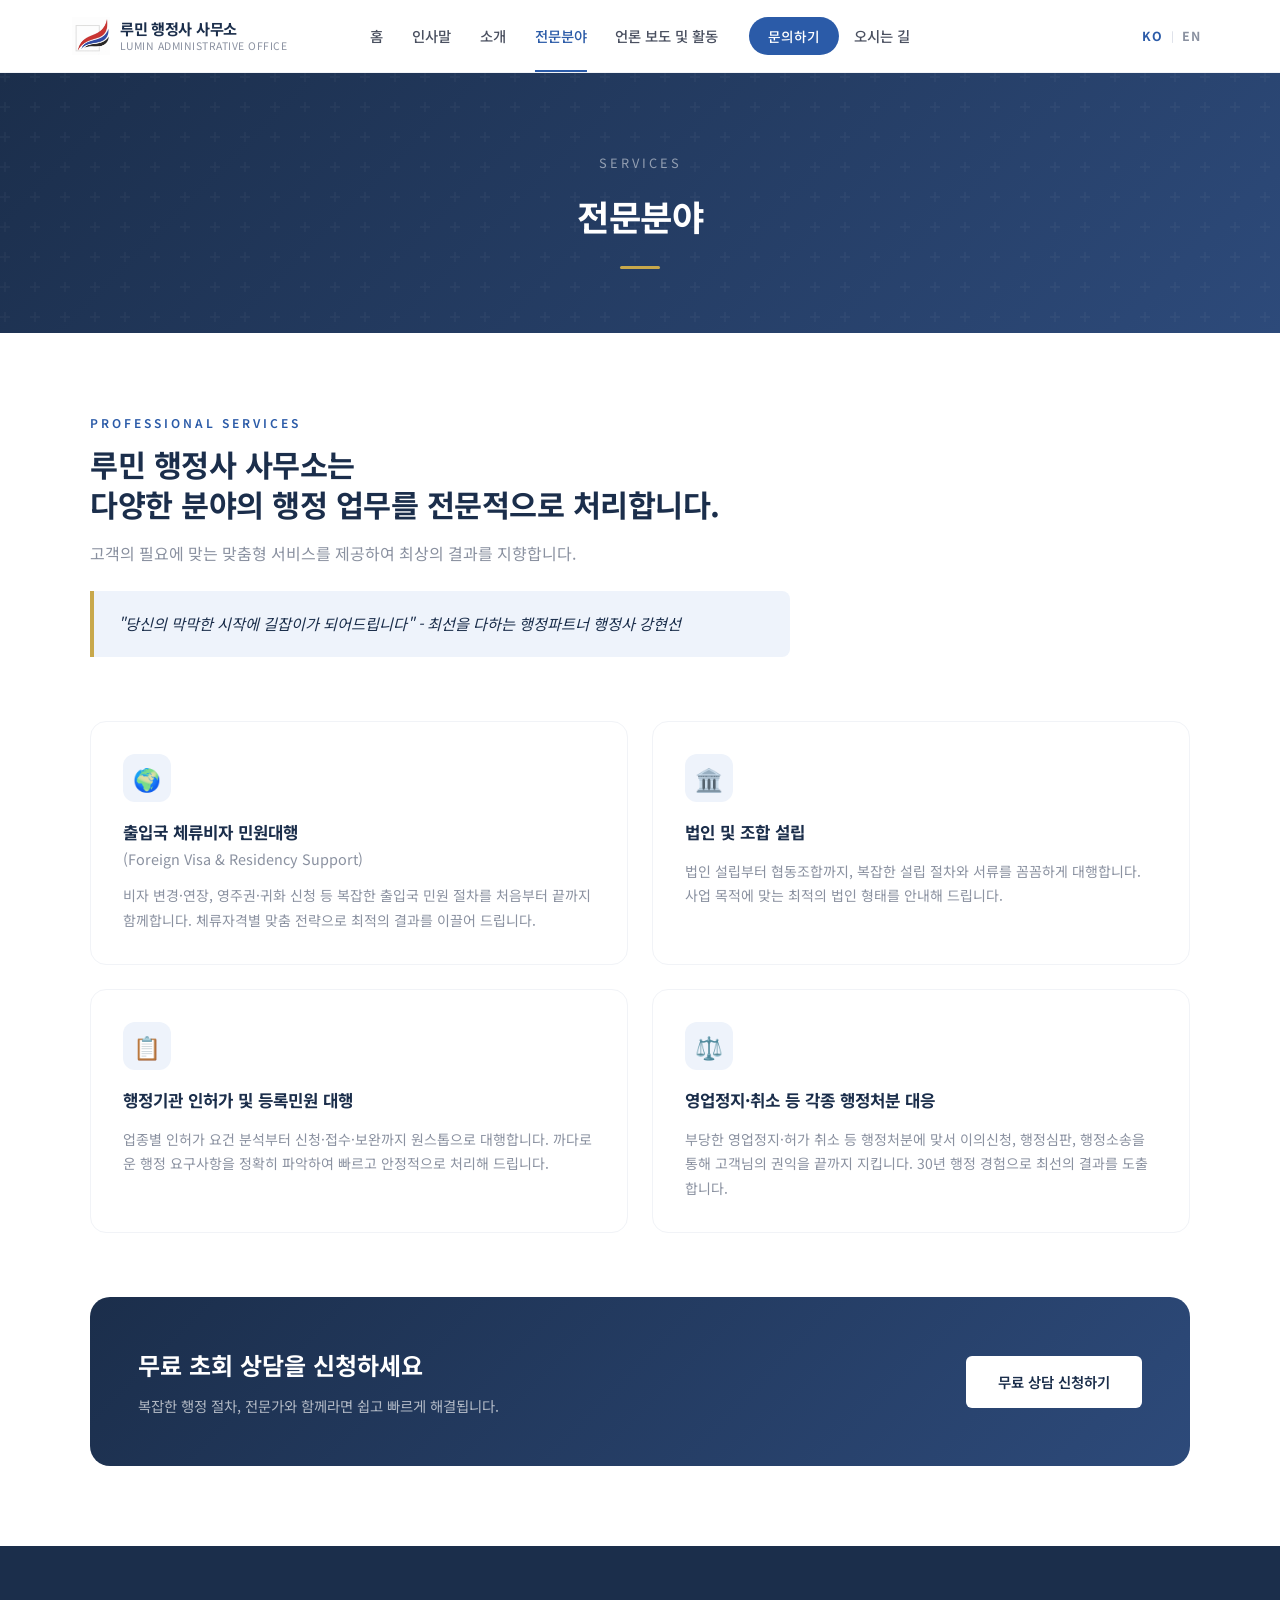
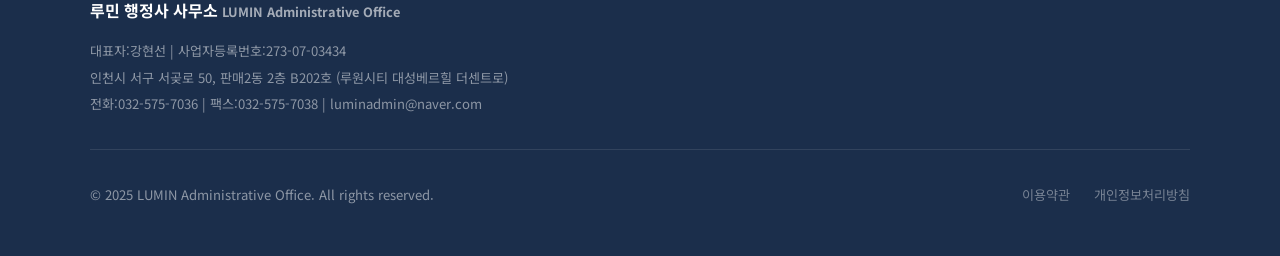
<file: services.html>
<!DOCTYPE html><html lang="ko"><head><meta charset="UTF-8"><meta name="viewport" content="width=device-width,initial-scale=1.0">
<title>전문분야 — 루민 행정사 사무소</title><link rel="stylesheet" href="style.css">
<style>.sv-page{padding:5rem 2rem}.sv-inner{max-width:1100px;margin:0 auto}
.sv-intro{max-width:700px;margin-bottom:4rem}
.sv-quote{margin-top:1.5rem;padding:1.25rem 1.5rem;border-left:4px solid var(--gold);background:var(--blue-light);border-radius:0 8px 8px 0;font-size:.95rem;color:var(--navy);font-style:italic}
.sv-grid{display:grid;grid-template-columns:repeat(2,1fr);gap:1.5rem;margin-bottom:4rem}
.sv-card{border:1px solid var(--gray-100);border-radius:16px;padding:2rem;transition:all .3s;background:#fff}
.sv-card:hover{box-shadow:var(--shadow-md);transform:translateY(-5px);border-color:rgba(43,91,168,.2)}
.sv-card-icon{width:48px;height:48px;border-radius:12px;background:var(--blue-light);display:flex;align-items:center;justify-content:center;font-size:1.4rem;margin-bottom:1rem}
.sv-card-name{font-size:1.05rem;font-weight:700;color:var(--navy);margin-bottom:.75rem}.sv-card-desc{font-size:.875rem;color:var(--gray-500);line-height:1.75}
.sv-card-list{list-style:none;display:flex;flex-direction:column;gap:.35rem}
.sv-card-list li{font-size:.85rem;color:var(--gray-700);padding-left:1rem;position:relative}
.sv-card-list li::before{content:'·';position:absolute;left:0;color:var(--blue);font-weight:700}
.sv-detail{display:grid;grid-template-columns:1fr 1fr;gap:2.5rem;align-items:center;padding:3rem;border-radius:20px;margin-bottom:2rem;background:var(--off-white)}
.sv-detail.rev{direction:rtl}.sv-detail.rev>*{direction:ltr}
.sv-detail-label{font-size:.75rem;letter-spacing:2px;color:var(--blue);font-weight:600;margin-bottom:.5rem}
.sv-detail-name{font-size:1.5rem;font-weight:700;color:var(--navy);margin-bottom:.5rem}
.sv-detail-sub{font-size:.9rem;color:var(--gray-500);margin-bottom:1.25rem}
.sv-detail-svcs{list-style:none;display:flex;flex-direction:column;gap:.4rem;margin-bottom:1.5rem}
.sv-detail-svcs li{font-size:.9rem;color:var(--gray-700);padding-left:1.25rem;position:relative}
.sv-detail-svcs li::before{content:'✓';position:absolute;left:0;color:var(--blue);font-size:.8rem;font-weight:700}
.sv-dur{background:#fff;border-radius:10px;padding:1rem 1.25rem}
.sv-dur-lbl{font-size:.75rem;font-weight:700;color:var(--blue);letter-spacing:1px;margin-bottom:.3rem}
.sv-dur-val{font-size:.875rem;color:var(--gray-700)}
.sv-detail-img{width:100%;border-radius:14px;object-fit:cover;height:260px;box-shadow:var(--shadow-md)}
.sv-detail-img-placeholder{width:100%;border-radius:14px;height:260px;background:linear-gradient(135deg,#dce8f5,#eef3fb);display:flex;align-items:center;justify-content:center;font-size:4rem}
.sv-cta-bar{background:linear-gradient(135deg,var(--navy),#2d4a7a);border-radius:20px;padding:3rem;display:flex;justify-content:space-between;align-items:center;color:#fff;gap:2rem;flex-wrap:wrap}
.sv-cta-text h3{font-size:1.5rem;font-weight:700;margin-bottom:.5rem}
.sv-cta-text p{color:rgba(255,255,255,.65);font-size:.9rem}
.btn-white{background:#fff;color:var(--navy);display:inline-flex;align-items:center;padding:.85rem 2rem;border-radius:6px;font-weight:600;font-size:.9rem;text-decoration:none;transition:all .3s}
.btn-white:hover{background:var(--gold);color:#fff}
@media(max-width:900px){.sv-grid{grid-template-columns:repeat(2,1fr)}.sv-detail{grid-template-columns:1fr}.sv-detail.rev{direction:ltr}}
@media(max-width:600px){.sv-grid{grid-template-columns:1fr}}

/* ── NAV CSS ── */
.nav-wrap{display:flex;align-items:center;height:72px;padding:0 2rem;max-width:1200px;margin:0 auto;position:relative;justify-content:flex-start}
.logo-link{flex-shrink:0;z-index:2;text-decoration:none;display:flex;align-items:center;gap:10px}
.logo-img{height:38px;width:auto}
.logo-text{font-size:.95rem;font-weight:700;color:var(--navy);letter-spacing:-.3px;line-height:1.3}
.logo-sub{display:block;font-size:.65rem;font-weight:400;color:var(--gray-500);letter-spacing:.5px}

/* PC: 메뉴 중앙 고정 */
.nav-list{position:absolute;left:50%;transform:translateX(-50%);display:flex;align-items:center;list-style:none;z-index:1}
.nav-list a{white-space:nowrap;padding:0 .9rem;height:72px;line-height:72px;display:block;font-size:.9rem;font-weight:500;color:var(--gray-700);transition:color .3s;position:relative;text-decoration:none}
.nav-list a::after{content:'';position:absolute;bottom:0;left:.9rem;right:.9rem;height:2px;background:var(--blue);transform:scaleX(0);transition:transform .3s}
.nav-list a:hover,.nav-list a.active{color:var(--blue)}
.nav-list a:hover::after,.nav-list a.active::after{transform:scaleX(1)}
.nav-cta{background:var(--blue)!important;color:#fff!important;padding:0 1.2rem!important;height:38px!important;line-height:38px!important;border-radius:20px!important;font-size:.85rem!important;white-space:nowrap;display:inline-block;transition:background .3s!important}
.nav-cta::after{display:none!important}
.nav-cta:hover{background:var(--navy)!important}

/* KO/EN */
.lang-sw{display:flex;align-items:center;gap:4px;margin-left:auto;flex-shrink:0;z-index:2;width:4.5rem;justify-content:center}
.lang-btn{background:none;border:none;cursor:pointer;font-family:'Noto Sans KR',sans-serif;font-size:.78rem;font-weight:700;letter-spacing:1px;color:var(--gray-500);padding:.2rem 0;border-radius:4px;transition:color .2s;width:1.8rem;text-align:center}
.lang-btn:hover,.lang-btn.active{color:var(--blue)}
.lang-div{color:var(--gray-300);font-size:.65rem}

/* 햄버거 버튼 - PC에서 숨김 */
.mobile-btn{display:none;background:none;border:none;cursor:pointer;flex-direction:column;gap:5px;padding:6px;z-index:2;flex-shrink:0;margin-left:.5rem}
.mobile-btn span{display:block;width:24px;height:2px;background:var(--navy);border-radius:2px;transition:all .3s}

/* ── 모바일 (768px 이하) ── */
@media(max-width:768px){
  /* 햄버거 버튼 표시 */
  .mobile-btn{display:flex!important}

  /* 메뉴: 화면 전체 오버레이 */
  .nav-list{
    position:fixed!important;
    top:72px;left:0;right:0;bottom:0;
    width:100vw;height:calc(100vh - 72px);
    transform:translateX(-100%)!important;
    background:#fff;
    flex-direction:column;align-items:stretch;
    padding:0;gap:0;
    overflow-y:auto;
    transition:transform .3s ease;
    z-index:500;
  }
  .nav-list.open{transform:translateX(0)!important}

  /* 메뉴 항목: 크고 탭하기 쉽게 */
  .nav-list li{border-bottom:1px solid var(--gray-100)}
  .nav-list a{
    height:auto!important;
    line-height:1!important;
    padding:1.4rem 2rem!important;
    font-size:1.1rem!important;
    font-weight:500!important;
    white-space:normal!important;
    display:block!important;
    width:100%!important;
  }
  .nav-list a::after{display:none!important}
  .nav-list a.active{color:var(--blue);background:var(--blue-light)}

  /* 문의하기 - 다른 메뉴 항목과 동일하게 */
  .nav-cta{
    background:none!important;
    color:var(--gray-700)!important;
    padding:1.4rem 2rem!important;
    height:auto!important;
    line-height:1!important;
    border-radius:0!important;
    font-size:1.1rem!important;
    font-weight:500!important;
    text-align:left!important;
    display:block!important;
    width:100%!important;
    margin:0!important;
  }
  .nav-cta:hover{background:none!important;transform:none!important;color:var(--blue)!important;}

  /* PC nav 숨김 (absolute 포지션 해제됨) */
  .nav-list{position:fixed!important;left:0!important;transform:translateX(-100%)!important}
}

</style></head><body>
<header class="header" id="header">
<nav class="nav-wrap">
  <a href="index.html" class="logo-link">
    <img src="[data-uri]" alt="루민 행정사 사무소" class="logo-img">
    <span class="logo-text">루민 행정사 사무소<span class="logo-sub">LUMIN ADMINISTRATIVE OFFICE</span></span>
  </a>
  <ul class="nav-list" id="navList">
    <li><a href="index.html" data-ko="홈" data-en="Home">홈</a></li>
    <li><a href="greeting.html" data-ko="인사말" data-en="Greeting">인사말</a></li>
    <li><a href="about.html" data-ko="소개" data-en="About">소개</a></li>
    <li><a href="services.html" class="active" data-ko="전문분야" data-en="Services">전문분야</a></li>
    <li><a href="news.html" data-ko="언론 보도 및 활동" data-en="News & Activities">언론 보도 및 활동</a></li>
    <li><a href="contact.html" class="nav-cta" data-ko="문의하기" data-en="Contact">문의하기</a></li>
    <li><a href="location.html" data-ko="오시는 길" data-en="Location">오시는 길</a></li>
  </ul>
  <div class="lang-sw">
    <button class="lang-btn active" data-lang="ko" onclick="setLang('ko')">KO</button>
    <span class="lang-div">|</span>
    <button class="lang-btn" data-lang="en" onclick="setLang('en')">EN</button>
  </div>
  <button class="mobile-btn" id="mobileBtn" aria-label="메뉴">
    <span></span><span></span><span></span>
  </button>
</nav>
</header>
<div class="page-hero"><p class="page-hero-label">SERVICES</p><h1 data-ko="전문분야" data-en="Services">전문분야</h1><div class="page-hero-line"></div></div>
<section class="sv-page"><div class="sv-inner">
<div class="sv-intro">
  <p class="section-label">PROFESSIONAL SERVICES</p>
  <h2 class="section-title"><span data-ko="루민 행정사 사무소는" data-en="LUMIN Administrative Office" style="display:block">루민 행정사 사무소는</span><span data-ko="다양한 분야의 행정 업무를 전문적으로 처리합니다." data-en="handles administrative affairs professionally across diverse practice areas." style="display:block">다양한 분야의 행정 업무를 전문적으로 처리합니다.</span></h2>
  <p class="section-desc" data-ko="고객의 필요에 맞는 맞춤형 서비스를 제공하여 최상의 결과를 지향합니다." data-en="We provide personalized services tailored to each client's needs, aiming for the best possible outcomes.">고객의 필요에 맞는 맞춤형 서비스를 제공하여 최상의 결과를 지향합니다.</p>
  <div class="sv-quote" data-ko='"당신의 막막한 시작에 길잡이가 되어드립니다" - 최선을 다하는 행정파트너 행정사 강현선' data-en='"We will guide you through your uncertain beginning. — Administrative Attorney Hyeon-seon Kang"'>"당신의 막막한 시작에 길잡이가 되어드립니다" - 최선을 다하는 행정파트너 행정사 강현선</div>
</div>
<div class="sv-grid">
  <div class="sv-card">
    <div class="sv-card-icon">🌍</div>
    <p class="sv-card-name" style="white-space:normal"><span data-ko="출입국 체류비자 민원대행" data-en="Immigration &amp; Residency Visa Affairs" style="display:block;white-space:nowrap;font-weight:700">출입국 체류비자 민원대행</span><span style="display:block;white-space:nowrap;font-weight:400;font-size:.9rem;color:var(--gray-500)">(Foreign Visa &amp; Residency Support)</span></p>
    <p class="sv-card-desc" data-ko="비자 변경·연장, 영주권·귀화 신청 등 복잡한 출입국 민원 절차를 처음부터 끝까지 함께합니다. 체류자격별 맞춤 전략으로 최적의 결과를 이끌어 드립니다." data-en="We handle all immigration civil affairs from start to finish — visa changes, extensions, permanent residency, and naturalization applications. We provide customized strategies by residence status to achieve the best possible outcome.">비자 변경·연장, 영주권·귀화 신청 등 복잡한 출입국 민원 절차를 처음부터 끝까지 대행합니다. 체류자격별 맞춤 전략으로 최적의 결과를 이끌어 드립니다.</p>
  </div>
  <div class="sv-card">
    <div class="sv-card-icon">🏛️</div>
    <p class="sv-card-name" data-ko="법인 및 조합 설립" data-en="Corporate & Cooperative Establishment">법인 및 조합 설립</p>
    <p class="sv-card-desc" data-ko="법인 설립부터 협동조합까지, 복잡한 설립 절차와 서류를 꼼꼼하게 대행합니다. 사업 목적에 맞는 최적의 법인 형태를 안내해 드립니다." data-en="From corporate establishment to cooperatives associations, we meticulously handle all complex procedures and documentation. We guide you to the optimal legal entity structure for your business purpose.">법인 설립부터 협동조합·사단법인까지, 복잡한 설립 절차와 서류를 꼼꼼하게 대행합니다. 사업 목적에 맞는 최적의 법인 형태를 안내해 드립니다.</p>
  </div>
  <div class="sv-card">
    <div class="sv-card-icon">📋</div>
    <p class="sv-card-name" data-ko="행정기관 인허가 및 등록민원 대행" data-en="Government Permits, Licensing & Registration">행정기관 인허가 및 등록민원 대행</p>
    <p class="sv-card-desc" data-ko="업종별 인허가 요건 분석부터 신청·접수·보완까지 원스톱으로 대행합니다. 까다로운 행정 요구사항을 정확히 파악하여 빠르고 안정적으로 처리해 드립니다." data-en="We provide one-stop agency services — from analyzing licensing requirements by business type to application, submission, and supplementation. We accurately identify complex administrative requirements and process them quickly and reliably.">업종별 인허가 요건 분석부터 신청·접수·보완까지 원스톱으로 대행합니다. 까다로운 행정 요구사항을 정확히 파악하여 빠르고 안정적으로 처리해 드립니다.</p>
  </div>
  <div class="sv-card">
    <div class="sv-card-icon">⚖️</div>
    <p class="sv-card-name" data-ko="영업정지·취소 등 각종 행정처분 대응" data-en="Administrative Disposition Response (Business Suspension, Revocation, etc.)">영업정지·취소 등 각종 행정처분 대응</p>
    <p class="sv-card-desc" data-ko="부당한 영업정지·허가 취소 등 행정처분에 맞서 이의신청, 행정심판, 행정소송을 통해 고객님의 권익을 끝까지 지킵니다. 30년 행정 경험으로 최선의 결과를 도출합니다." data-en="We stand against unjust administrative dispositions such as business suspensions and license revocations — protecting your rights through objections, administrative appeals, and administrative litigation. Drawing on 30 years of administrative experience, we work to achieve the best possible outcome.">부당한 영업정지·허가 취소 등 행정처분에 맞서 이의신청, 행정심판, 행정소송을 통해 고객님의 권익을 끝까지 지킵니다. 30년 행정 경험으로 최선의 결과를 도출합니다.</p>
  </div>
</div>
<div class="sv-cta-bar">
  <div class="sv-cta-text">
    <h3 data-ko="무료 초회 상담을 신청하세요" data-en="Request a Free First Consultation">무료 초회 상담을 신청하세요</h3>
    <p data-ko="복잡한 행정 절차, 전문가와 함께라면 쉽고 빠르게 해결됩니다." data-en="Complex administrative procedures become easy and fast with our expert guidance.">복잡한 행정 절차, 전문가와 함께라면 쉽고 빠르게 해결됩니다.</p>
  </div>
  <a href="contact.html" class="btn-white" data-ko="무료 상담 신청하기" data-en="Get Free Consultation">무료 상담 신청하기</a>
</div>
</div></section>
<footer class="footer"><div class="footer-wrap"><div><div class="footer-logo">루민 행정사 사무소 <span style="font-size:.8rem;opacity:.6">LUMIN Administrative Office</span></div><div><span data-ko="대표자" data-en="CEO">대표자</span>:강현선&nbsp;|&nbsp;<span data-ko="사업자등록번호" data-en="Business Reg.">사업자등록번호</span>:273-07-03434</div><div>인천시 서구 서곶로 50, 판매2동 2층 B202호 (루원시티 대성베르힐 더센트로)</div><div><span data-ko="전화" data-en="Tel">전화</span>:032-575-7036&nbsp;|&nbsp;<span data-ko="팩스" data-en="Fax">팩스</span>:032-575-7038&nbsp;|&nbsp;luminadmin@naver.com</div></div></div><div class="footer-bottom"><span>© 2025 LUMIN Administrative Office. All rights reserved.</span><div class="footer-links"><a href="#" data-ko="이용약관" data-en="Terms of Use">이용약관</a><a href="#" data-ko="개인정보처리방침" data-en="Privacy Policy">개인정보처리방침</a></div></div></footer><script>var _lang=sessionStorage.getItem('lang')||'ko';
function setLang(lang){_lang=lang;sessionStorage.setItem('lang',lang);
document.querySelectorAll('[data-ko]').forEach(function(el){el.textContent=lang==='en'?(el.getAttribute('data-en')||el.getAttribute('data-ko')):el.getAttribute('data-ko');});
document.querySelectorAll('[data-ko-ph]').forEach(function(el){el.placeholder=lang==='en'?(el.getAttribute('data-en-ph')||''):el.getAttribute('data-ko-ph');});
document.querySelectorAll('.lang-btn').forEach(function(btn){btn.classList.toggle('active',btn.dataset.lang===lang);});
document.documentElement.lang=lang==='ko'?'ko':'en';}
document.addEventListener('DOMContentLoaded',function(){setLang(_lang);});
const _hdr=document.getElementById('header');const _mb=document.getElementById('mobileBtn');
if(_mb)_mb.addEventListener('click',function(){document.getElementById('navList').classList.toggle('open');});
window.addEventListener('scroll',function(){_hdr.classList.toggle('scrolled',window.scrollY>10);});</script>
</body></html>
</file>
<file: style.css>
@import url('https://fonts.googleapis.com/css2?family=Noto+Sans+KR:wght@300;400;500;600;700;900&family=Cormorant+Garamond:ital,wght@0,400;0,600;1,400&display=swap');

:root {
  --navy: #1B2E4B;
  --blue: #2B5BA8;
  --blue-mid: #3A6EC0;
  --blue-light: #EEF3FB;
  --gold: #C8A84B;
  --white: #FFFFFF;
  --off-white: #F7F8FC;
  --gray-100: #F1F3F7;
  --gray-300: #D0D5E0;
  --gray-500: #8A91A0;
  --gray-700: #4A5060;
  --text: #1E2330;
  --radius: 12px;
  --shadow-sm: 0 2px 12px rgba(27,46,75,0.07);
  --shadow-md: 0 8px 32px rgba(27,46,75,0.12);
  --shadow-lg: 0 20px 60px rgba(27,46,75,0.16);
  --transition: 0.3s cubic-bezier(0.4, 0, 0.2, 1);
}

*, *::before, *::after { margin: 0; padding: 0; box-sizing: border-box; }

html { scroll-behavior: smooth; }

body {
  font-family: 'Noto Sans KR', sans-serif;
  color: var(--text);
  background: var(--white);
  line-height: 1.7;
  -webkit-font-smoothing: antialiased;
}

a { text-decoration: none; color: inherit; }

/* ── HEADER ── */
.header {
  position: fixed; top: 0; left: 0; right: 0; z-index: 900;
  background: rgba(255,255,255,0.97);
  backdrop-filter: blur(16px);
  border-bottom: 1px solid var(--gray-100);
  transition: box-shadow var(--transition);
}
.header.scrolled { box-shadow: var(--shadow-sm); }

.nav-wrap {
  max-width: 1200px; margin: 0 auto;
  padding: 0 2rem;
  display: flex; align-items: center; justify-content: space-between;
  height: 72px;
}

.logo-link {
  display: flex; align-items: center; gap: 10px;
}
.logo-img { height: 38px; width: auto; }
.logo-text {
  font-size: 0.95rem; font-weight: 700;
  color: var(--navy); letter-spacing: -0.3px;
  line-height: 1.3;
}
.logo-sub {
  display: block; font-size: 0.65rem; font-weight: 400;
  color: var(--gray-500); letter-spacing: 0.5px;
}

.nav-list {
  display: flex; align-items: center; gap: 0; list-style: none;
}
.nav-list a {
  display: block; padding: 0 1.1rem;
  font-size: 0.9rem; font-weight: 500;
  color: var(--gray-700);
  transition: color var(--transition);
  position: relative; height: 72px; line-height: 72px;
}
.nav-list a::after {
  content: ''; position: absolute; bottom: 0; left: 1.1rem; right: 1.1rem;
  height: 2px; background: var(--blue);
  transform: scaleX(0); transition: transform var(--transition);
}
.nav-list a:hover, .nav-list a.active { color: var(--blue); }
.nav-list a:hover::after, .nav-list a.active::after { transform: scaleX(1); }

/* CTA button in nav */
.nav-cta {
  margin-left: 1rem;
  background: var(--blue) !important;
  color: var(--white) !important;
  padding: 0 1.4rem !important;
  height: 40px !important; line-height: 40px !important;
  border-radius: 20px !important;
  font-size: 0.85rem !important;
  transition: background var(--transition), transform var(--transition) !important;
}
.nav-cta::after { display: none !important; }
.nav-cta:hover { background: var(--navy) !important; transform: translateY(-1px) !important; }

/* Mobile toggle */
.mobile-btn {
  display: none; background: none; border: none;
  cursor: pointer; flex-direction: column; gap: 5px; padding: 4px;
}
.mobile-btn span {
  display: block; width: 24px; height: 2px;
  background: var(--navy); border-radius: 2px;
  transition: var(--transition);
}

/* ── PAGE HERO ── */
.page-hero {
  margin-top: 72px;
  background: linear-gradient(135deg, var(--navy) 0%, #2d4a7a 100%);
  padding: 5rem 2rem 4rem;
  text-align: center;
  position: relative; overflow: hidden;
}
.page-hero::before {
  content: '';
  position: absolute; inset: 0;
  background: url("data:image/svg+xml,%3Csvg width='60' height='60' viewBox='0 0 60 60' xmlns='http://www.w3.org/2000/svg'%3E%3Cg fill='none' fill-rule='evenodd'%3E%3Cg fill='%23ffffff' fill-opacity='0.03'%3E%3Cpath d='M36 34v-4h-2v4h-4v2h4v4h2v-4h4v-2h-4zm0-30V0h-2v4h-4v2h4v4h2V6h4V4h-4zM6 34v-4H4v4H0v2h4v4h2v-4h4v-2H6zM6 4V0H4v4H0v2h4v4h2V6h4V4H6z'/%3E%3C/g%3E%3C/g%3E%3C/svg%3E");
}
.page-hero-label {
  font-size: 0.8rem; letter-spacing: 3px; text-transform: uppercase;
  color: rgba(255,255,255,0.5); margin-bottom: 0.75rem;
}
.page-hero h1 {
  font-size: 2.2rem; font-weight: 700;
  color: var(--white); letter-spacing: -0.5px;
}
.page-hero-line {
  width: 40px; height: 3px;
  background: var(--gold);
  margin: 1.25rem auto 0; border-radius: 2px;
}

/* ── MAIN CONTAINER ── */
.container { max-width: 1100px; margin: 0 auto; padding: 0 2rem; }
.section { padding: 5rem 0; }
.section + .section { border-top: 1px solid var(--gray-100); }

.section-label {
  font-size: 0.75rem; letter-spacing: 3px; text-transform: uppercase;
  color: var(--blue); font-weight: 600; margin-bottom: 0.75rem;
}
.section-title {
  font-size: 1.9rem; font-weight: 700;
  color: var(--navy); letter-spacing: -0.5px; line-height: 1.3;
}
.section-desc {
  margin-top: 1rem; color: var(--gray-500); font-size: 1rem;
}

/* ── FOOTER ── */
.footer {
  background: var(--navy);
  color: rgba(255,255,255,0.5);
  padding: 3rem 2rem;
  font-size: 0.82rem;
  line-height: 2;
}
.footer-wrap {
  max-width: 1100px; margin: 0 auto;
  display: flex; flex-wrap: wrap;
  justify-content: space-between; align-items: flex-start;
  gap: 2rem;
}
.footer-logo { color: var(--white); font-weight: 700; font-size: 1rem; margin-bottom: 0.75rem; }
.footer-icons { display: flex; gap: 1rem; margin-top: 1rem; }
.footer-icons a {
  width: 36px; height: 36px; border-radius: 50%;
  border: 1px solid rgba(255,255,255,0.2);
  display: flex; align-items: center; justify-content: center;
  color: rgba(255,255,255,0.5); font-size: 0.9rem;
  transition: var(--transition);
}
.footer-icons a:hover { border-color: rgba(255,255,255,0.6); color: var(--white); }
.footer-bottom {
  max-width: 1100px; margin: 2rem auto 0;
  padding-top: 2rem; border-top: 1px solid rgba(255,255,255,0.1);
  display: flex; justify-content: space-between; flex-wrap: wrap; gap: 1rem;
}
.footer-links { display: flex; gap: 1.5rem; }
.footer-links a { color: rgba(255,255,255,0.4); transition: color var(--transition); }
.footer-links a:hover { color: var(--white); }

/* ── BUTTONS ── */
.btn {
  display: inline-flex; align-items: center; gap: 0.5rem;
  padding: 0.85rem 2rem; border-radius: 6px;
  font-weight: 600; font-size: 0.9rem;
  cursor: pointer; border: none;
  transition: all var(--transition); text-decoration: none;
}
.btn-primary { background: var(--blue); color: var(--white); }
.btn-primary:hover { background: var(--navy); transform: translateY(-2px); box-shadow: var(--shadow-md); }
.btn-outline { background: transparent; color: var(--blue); border: 2px solid var(--blue); }
.btn-outline:hover { background: var(--blue-light); }

/* ── CARD ── */
.card {
  background: var(--white);
  border: 1px solid var(--gray-100);
  border-radius: var(--radius);
  padding: 2rem;
  transition: all var(--transition);
}
.card:hover { box-shadow: var(--shadow-md); transform: translateY(-4px); }

/* ── DIVIDER ── */
.divider { height: 1px; background: var(--gray-100); margin: 0; }

/* ── RESPONSIVE ── */
@media (max-width: 768px) {
  .nav-list {
    position: fixed; top: 72px; left: 0; right: 0; bottom: 0;
    background: var(--white);
    flex-direction: column; align-items: flex-start;
    padding: 2rem;
    gap: 0; overflow-y: auto;
    transform: translateX(-100%); transition: transform var(--transition);
  }
  .nav-list.open { transform: translateX(0); }
  .nav-list a { height: auto; line-height: 1; padding: 1rem 0; font-size: 1rem; }
  .nav-list a::after { bottom: 0; left: 0; right: auto; width: 0; }
  .nav-cta { margin-left: 0 !important; margin-top: 1rem; }
  .mobile-btn { display: flex; }
  .page-hero h1 { font-size: 1.7rem; }
  .section-title { font-size: 1.5rem; }
}
</file>
